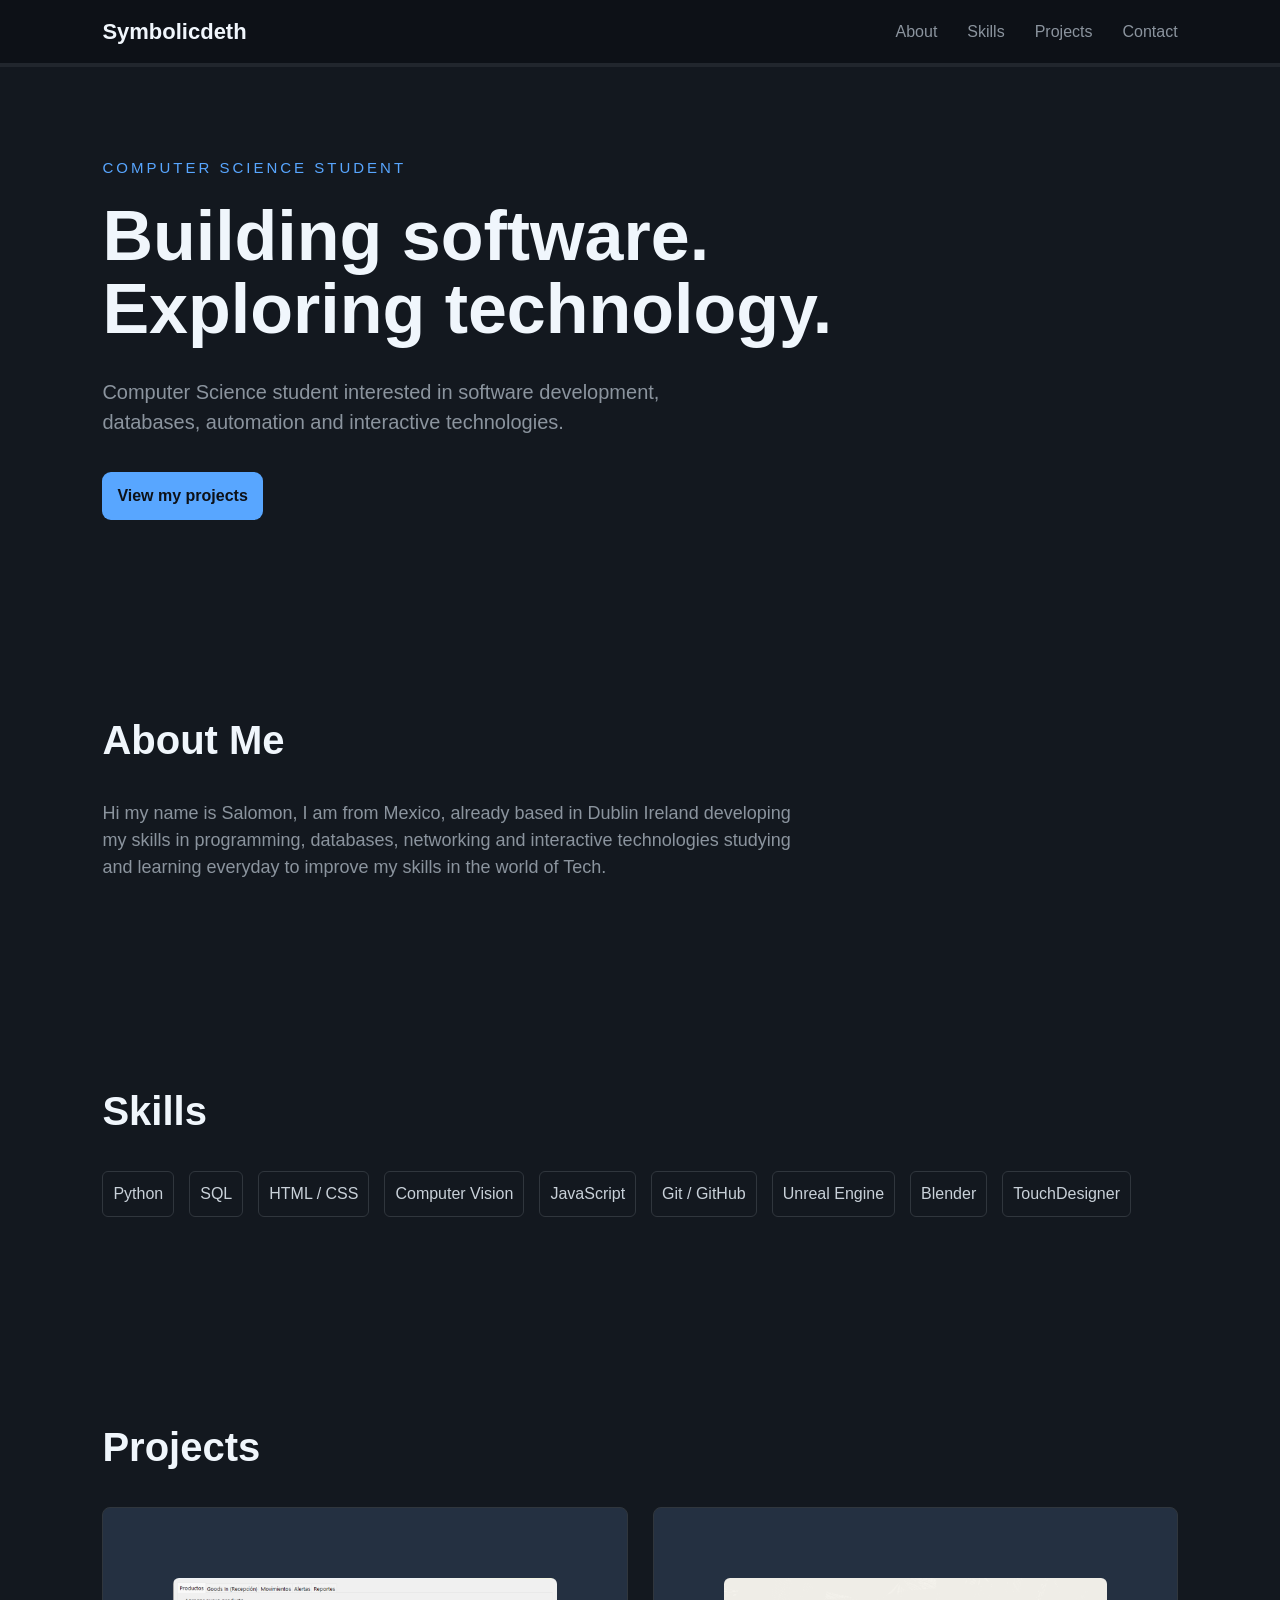
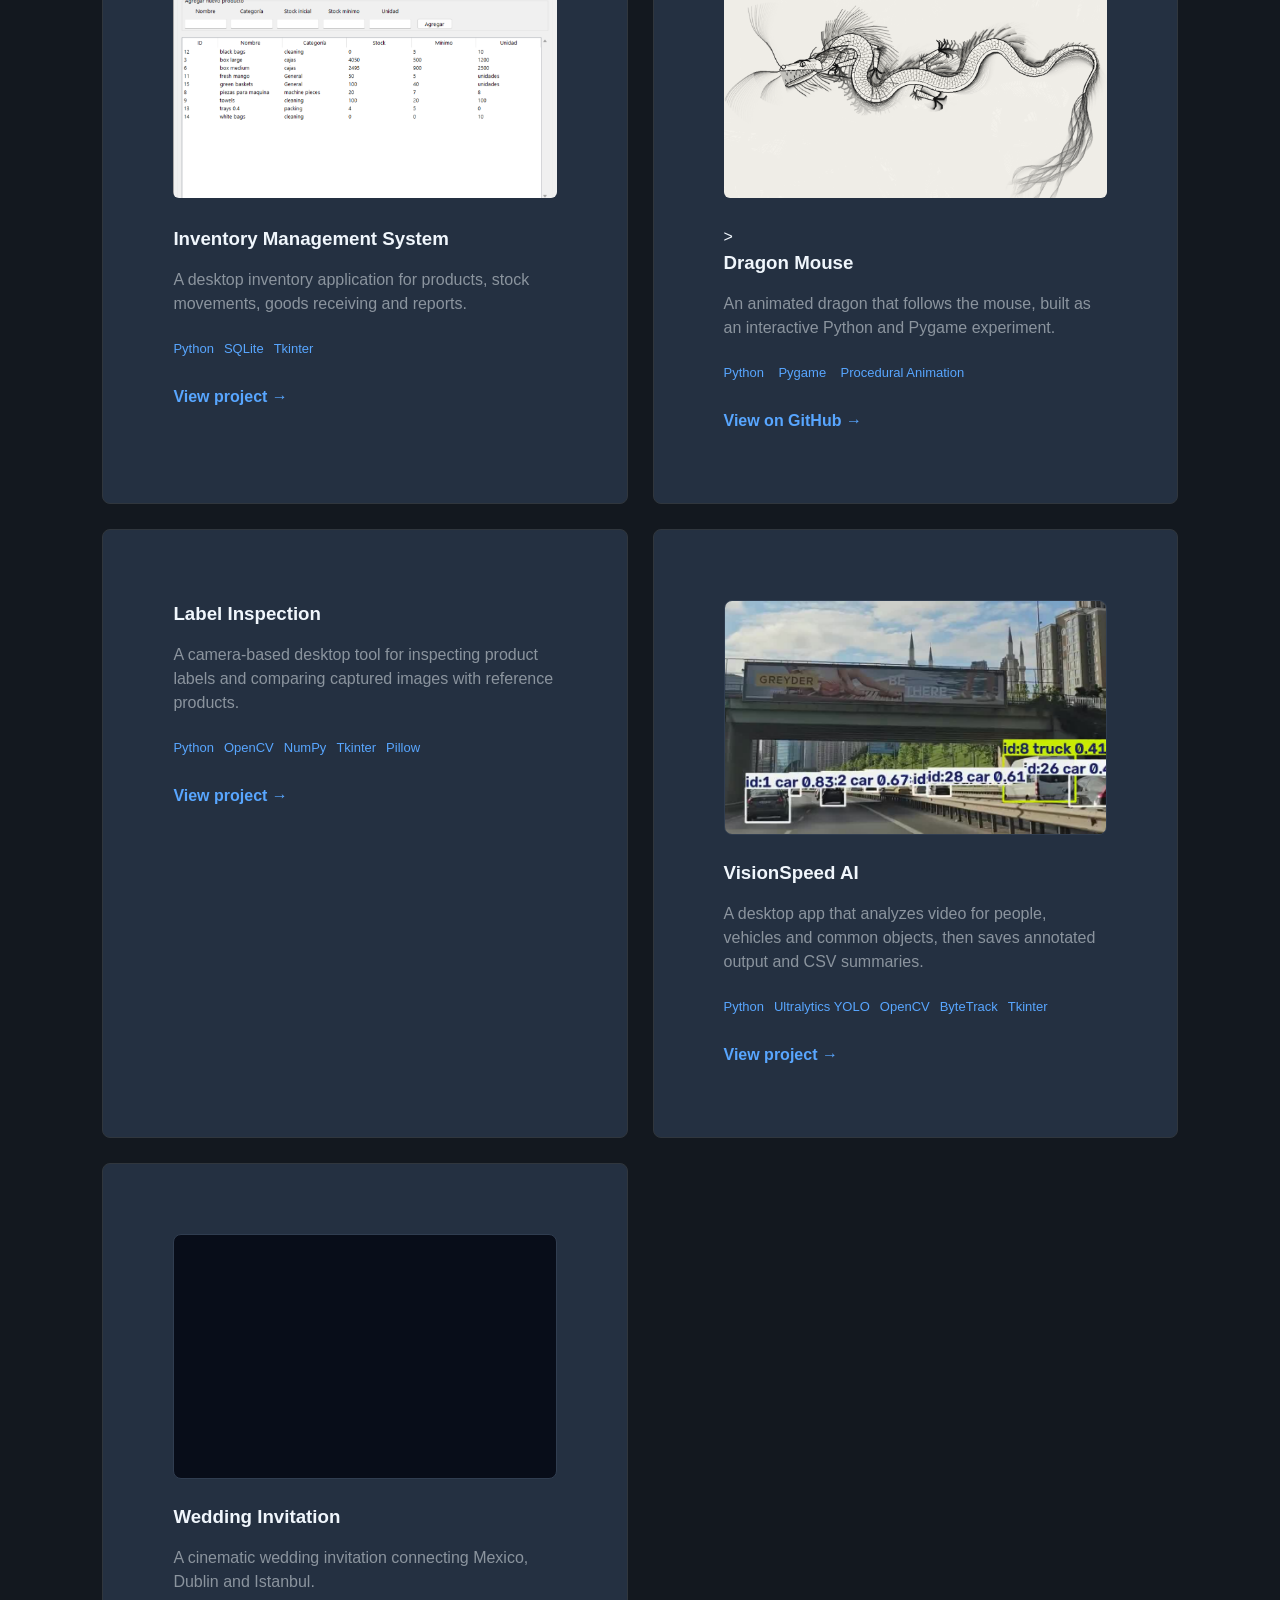
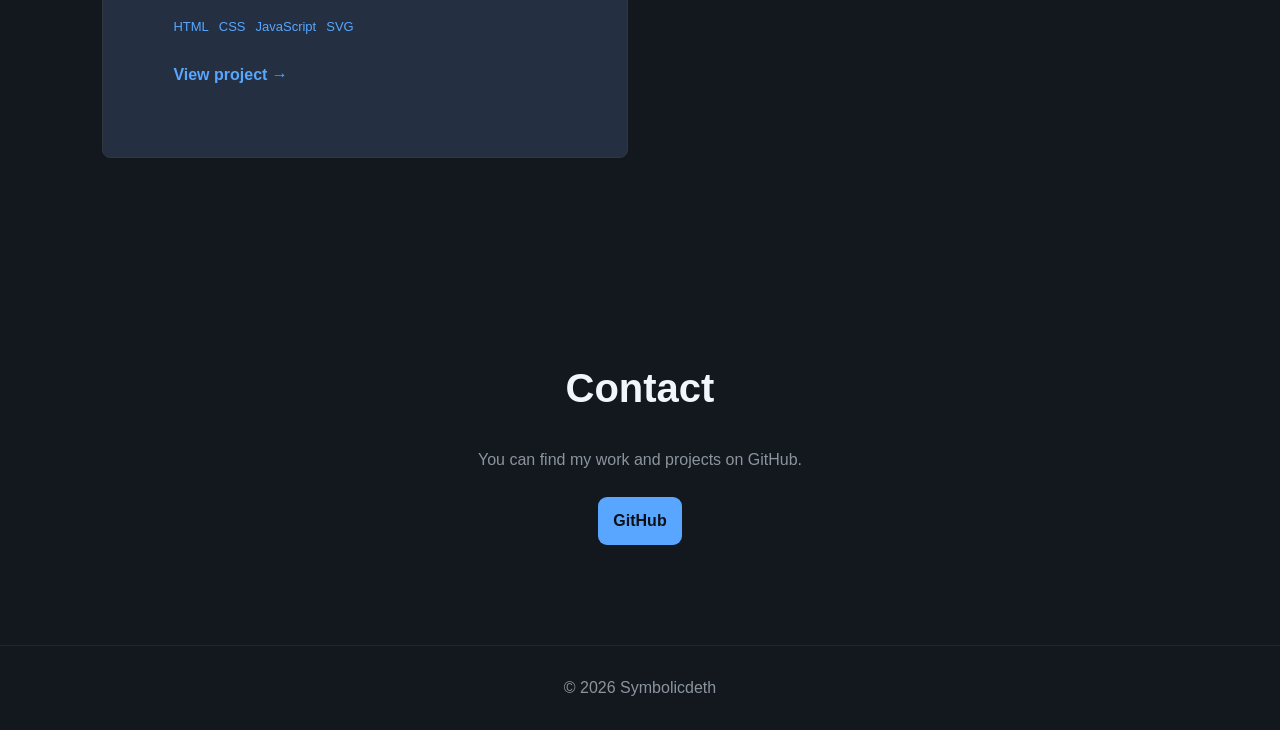
<file: index.html>
<!DOCTYPE html>
<html lang="en">

<head>
    <meta charset="UTF-8">
    <meta name="viewport" content="width=device-width, initial-scale=1.0">

    <title>Symbolicdeth | Portfolio</title>

    <link rel="stylesheet" href="style.css">
</head>

<body>

    <!-- Navigation -->
    <header>
        <nav>
            <div class="logo">Symbolicdeth</div>

            <ul>
                <li><a href="#about">About</a></li>
                <li><a href="#skills">Skills</a></li>
                <li><a href="#projects">Projects</a></li>
                <li><a href="#contact">Contact</a></li>
            </ul>
        </nav>
    </header>


    <!-- Hero -->
    <section id="hero">

        <p class="subtitle">COMPUTER SCIENCE STUDENT</p>

        <h1>
            Building software.<br>
            Exploring technology.
        </h1>

        <p class="description">
            Computer Science student interested in software development,
            databases, automation and interactive technologies.
        </p>

        <a href="#projects" class="button">
            View my projects
        </a>

    </section>


    <!-- About -->
    <section id="about">

        <h2>About Me</h2>

        <p>
            Hi my name is Salomon, I am from Mexico, already based in Dublin Ireland 
            developing my skills in programming, databases, networking and interactive technologies
            studying and learning everyday to improve my skills in the world of Tech.
        </p>

    </section>


    <!-- Skills -->
    <section id="skills">

        <h2>Skills</h2>

        <div class="skills-container">

            <div class="skill">Python</div>
            <div class="skill">SQL</div>
            <div class="skill">HTML / CSS</div>
            <div class="skill">Computer Vision</div>
            <div class="skill">JavaScript</div>
            <div class="skill">Git / GitHub</div>
            <div class="skill">Unreal Engine</div>
            <div class="skill">Blender</div>
            <div class="skill">TouchDesigner</div>
        </div>

    </section>


    <!-- Projects -->
    <section id="projects">

        <h2>Projects</h2>

        <div class="projects-container">
            <article class="project">
                <img src="images/Inventory github.png" alt="Inventory Management System interface" class="project-image">
                <h3>Inventory Management System</h3>
                <p>A desktop inventory application for products, stock movements, goods receiving and reports.</p>
                <div class="project-tags"><span>Python</span><span>SQLite</span><span>Tkinter</span></div>
                <a href="projects/inventory.html" class="project-link">View project →</a>
            </article>

            </article>
        <!-- Dragon Mouse -->
        <div class="project">
                <img
                    src="images/dragon-mouse.png"
                    alt="Dragon Mouse, a procedurally animated dragon created with Python and Pygame"
                    class="project-image"
                >
>
                <h3>Dragon Mouse</h3>
                <p>An animated dragon that follows the mouse,
                built as an interactive Python and Pygame experiment.</p>
                <div class="project-tags">
                <span>Python</span>
                <span>Pygame</span>
                <span>Procedural Animation</span>
                </div>
             <a href="https://github.com/Symbolicdeth/Dragon-Mouse"
                    target="_blank"
                    rel="noopener noreferrer"
                    class="project-link">View on GitHub →</a>
            </div>
            </article>

            <article class="project">
                <h3>Label Inspection</h3>
                <p>A camera-based desktop tool for inspecting product labels and comparing captured images with reference products.</p>
                <div class="project-tags"><span>Python</span><span>OpenCV</span><span>NumPy</span><span>Tkinter</span><span>Pillow</span></div>
                <a href="projects/label-inspection.html" class="project-link">View project →</a>
            </article>

            <article class="project">
                <video class="project-video-preview" muted loop playsinline preload="none" poster="images/visionspeed-poster.jpg" aria-label="Preview of VisionSpeed AI detecting vehicles in traffic">
                    <source src="images/visionspeed-traffic.mp4" type="video/mp4">
                </video>
                <h3>VisionSpeed AI</h3>
                <p>A desktop app that analyzes video for people, vehicles and common objects, then saves annotated output and CSV summaries.</p>
                <div class="project-tags"><span>Python</span><span>Ultralytics YOLO</span><span>OpenCV</span><span>ByteTrack</span><span>Tkinter</span></div>
                <a href="projects/visionspeed-ai.html" class="project-link">View project →</a>
            </article>

            <article class="project">
                <iframe class="project-preview-frame" src="https://symbolicdeth.github.io/daniel-dilara-wedding/" title="Preview of the Daniel and Dilara wedding invitation" loading="lazy" scrolling="yes" tabindex="0"></iframe>
                <h3>Wedding Invitation</h3>
                <p>A cinematic wedding invitation connecting Mexico, Dublin and Istanbul.</p>
                <div class="project-tags"><span>HTML</span><span>CSS</span><span>JavaScript</span><span>SVG</span></div>
                <a href="projects/wedding-invitation.html" class="project-link">View project →</a>
            </article>
        </div>

    </section>


    <!-- Contact -->
    <section id="contact">

        <h2>Contact</h2>

        <p>
            You can find my work and projects on GitHub.
        </p>

        <a href="https://github.com/Symbolicdeth" class="button">
            GitHub
        </a>

    </section>


    <footer>

        <p>© 2026 Symbolicdeth</p>

    </footer>


    <script src="script.js"></script>

</body>

</html>
</file>
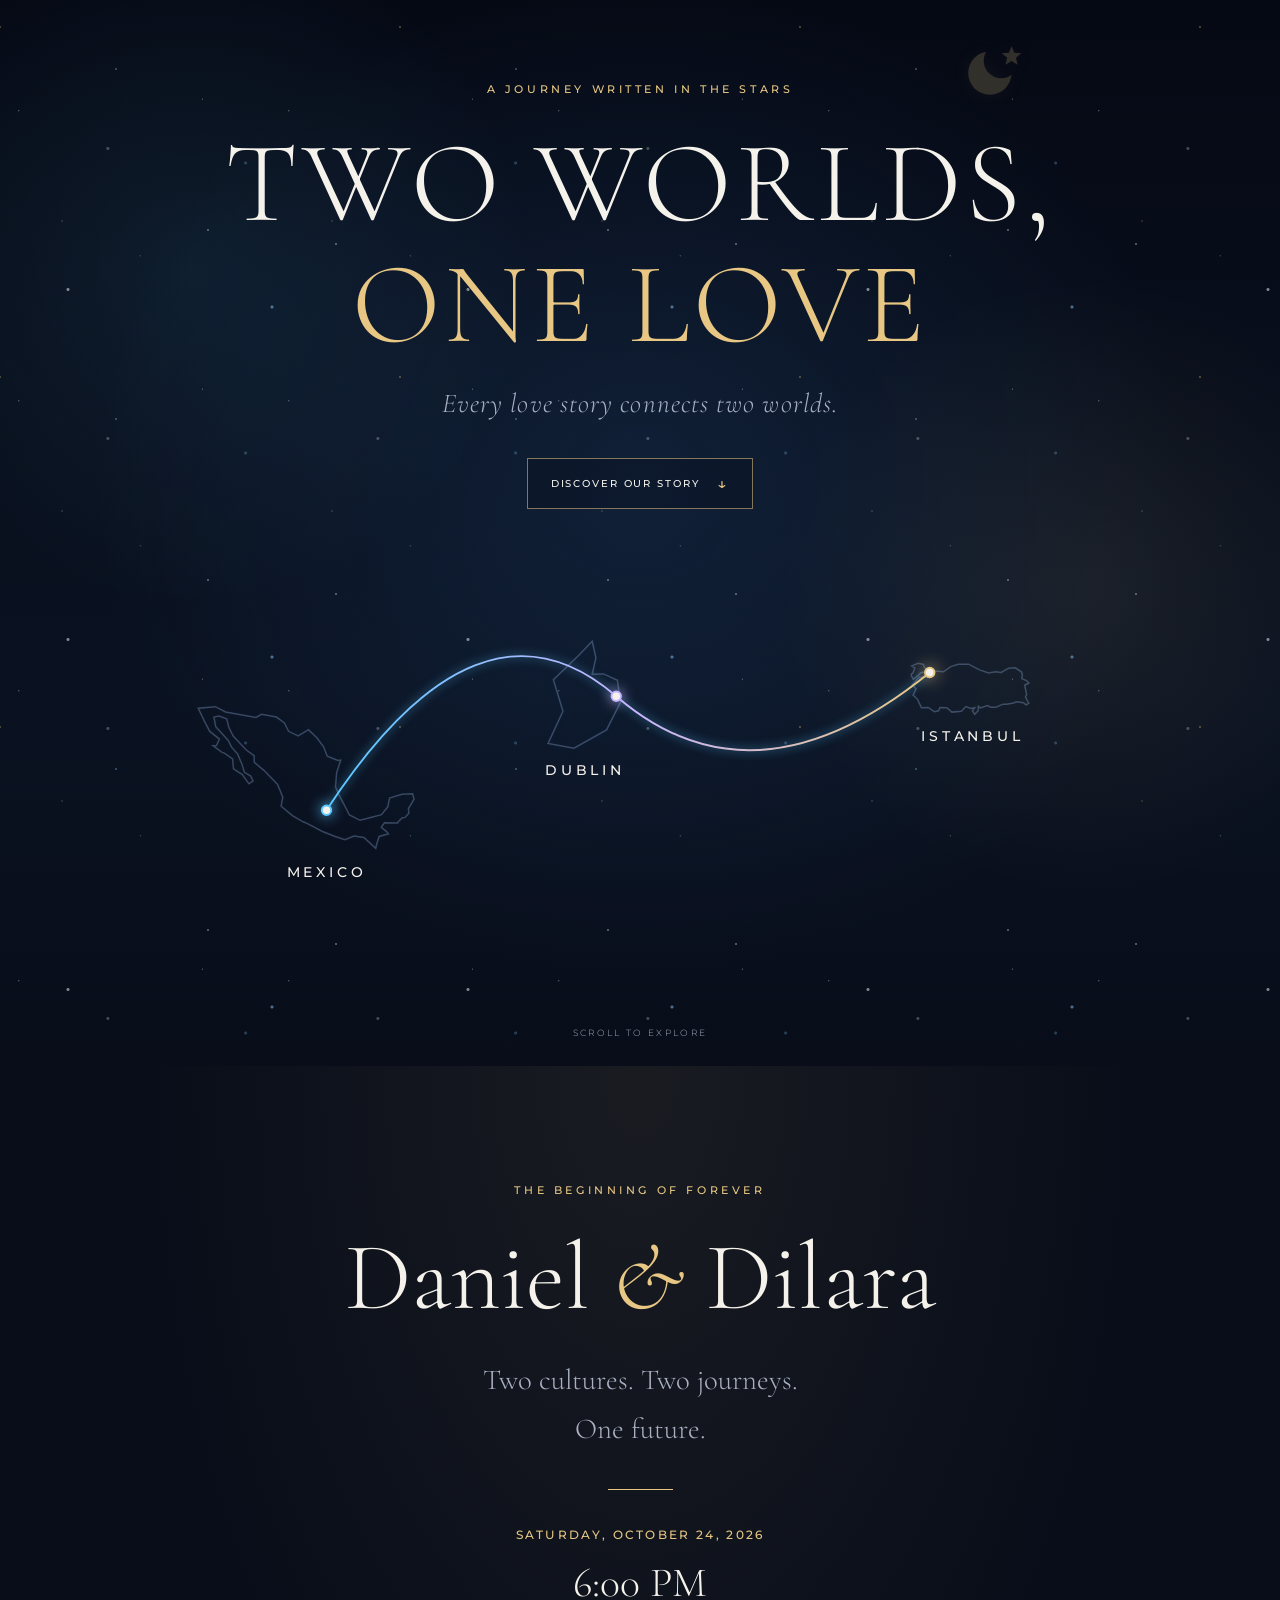
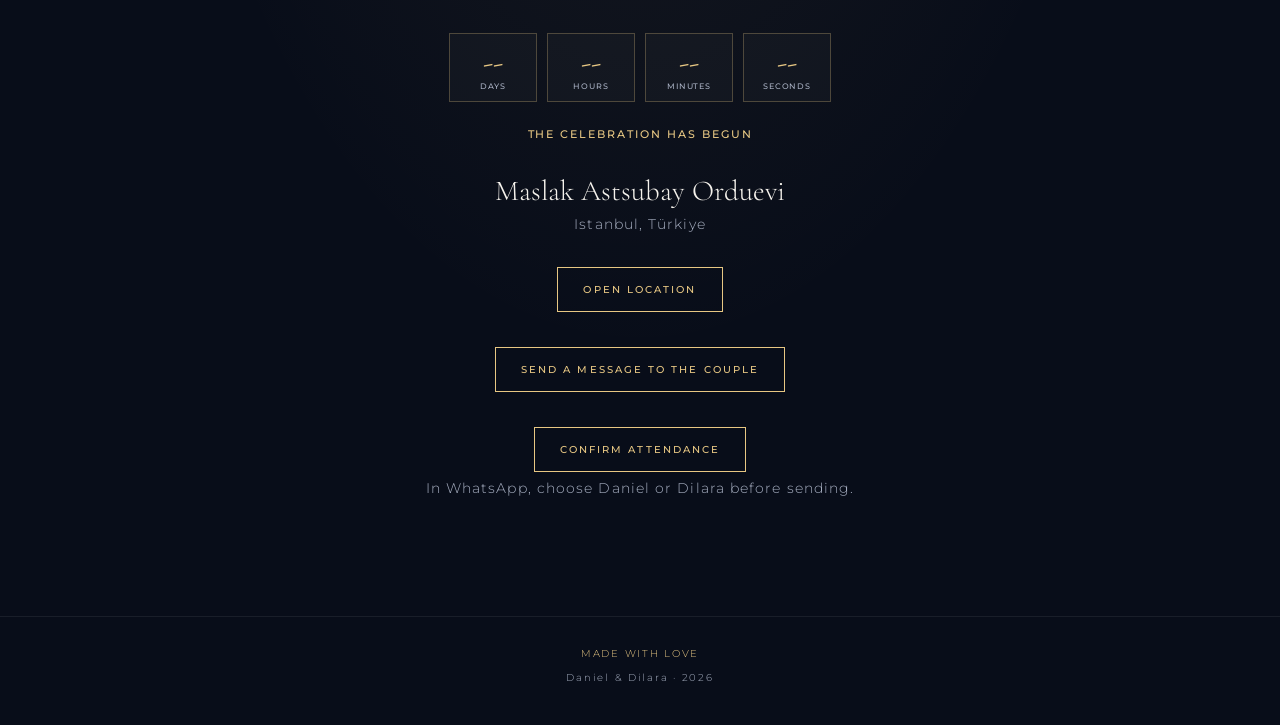
<file: projects/daniel-dilara-preview/index.html>
<!DOCTYPE html>
<html lang="en">
<head>
    <meta charset="UTF-8">
    <meta name="viewport" content="width=device-width, initial-scale=1.0">
    <meta name="theme-color" content="#080d19">
    <meta name="description" content="Daniel and Dilara invite you to celebrate their wedding in Istanbul on October 24, 2026.">
    <title>Daniel &amp; Dilara | Two Worlds</title>
    <link rel="stylesheet" href="style.css?v=6">
</head>
<body>
    <main class="invitation">
        <section class="hero">
            <div class="stars" aria-hidden="true"></div>
            <div class="intro">
                <svg class="turkish-motif" viewBox="0 0 64 64" aria-hidden="true"><defs><mask id="crescentCut"><rect width="64" height="64" fill="white"/><circle cx="39" cy="22" r="17" fill="black"/></mask></defs><circle cx="28" cy="34" r="21" fill="currentColor" mask="url(#crescentCut)"/><path d="M49 8l2.7 6.3 6.8.5-5.2 4.4 1.6 6.7-5.9-3.6-5.8 3.6 1.6-6.7-5.2-4.4 6.8-.5z" fill="currentColor"/></svg>
                <p class="eyebrow">A JOURNEY WRITTEN IN THE STARS</p>
                <h1><span class="title-line title-line-first">TWO WORLDS,</span><span class="title-line title-line-second">ONE LOVE</span></h1>
                <p class="intro-text">Every love story connects two worlds.</p>
                <button id="beginButton" class="begin-button">
                    DISCOVER OUR STORY <span aria-hidden="true">↓</span>
                </button>
            </div>
            <div class="world-map" id="worldMap" aria-label="An illustrated journey connecting Mexico, Dublin and Istanbul">
                <svg class="map-svg" viewBox="0 0 1000 450" role="img" aria-label="A journey from Mexico to Dublin and Istanbul">
                    <defs>
                        <linearGradient id="routeGradient">
                            <stop offset="0%" stop-color="#58c8ff"/>
                            <stop offset="50%" stop-color="#c6b4ff"/>
                            <stop offset="100%" stop-color="#e7c783"/>
                        </linearGradient>
                    </defs>
                    <path class="country-outline" d="M185.0,222.2 L180.7,235.3 L179.5,250.3 L183.1,258.8 L189.6,271.2 L194.2,280.0 L205.3,285.6 L217.6,282.4 L227.9,279.6 L234.5,271.4 L236.4,262.1 L249.4,258.1 L260.6,257.7 L262.2,263.4 L256.3,273.2 L256.6,278.2 L252.8,282.5 L249.8,282.8 L245.8,286.7 L244.9,288.3 L231.0,288.2 L227.6,292.9 L233.2,297.5 L235.2,299.8 L225.4,302.6 L222.8,310.8 L221.8,315.1 L209.4,303.6 L199.1,302.1 L189.3,306.0 L178.4,302.3 L165.8,297.4 L151.0,289.6 L144.9,286.9 L134.1,280.6 L122.3,270.8 L123.0,266.0 L124.0,261.5 L121.5,255.0 L118.3,247.6 L104.1,233.0 L94.0,224.6 L93.8,217.5 L85.6,211.6 L79.6,205.2 L71.8,196.9 L67.4,188.2 L64.9,178.7 L56.9,175.9 L51.5,176.9 L53.4,187.0 L61.6,196.0 L64.0,198.6 L66.3,201.3 L70.1,208.6 L76.4,215.7 L81.1,226.9 L83.6,235.1 L90.2,239.1 L92.7,244.2 L88.3,247.2 L81.4,237.5 L72.1,231.5 L71.2,221.0 L62.5,214.8 L59.6,213.8 L50.6,207.0 L54.2,206.9 L57.3,200.1 L47.1,192.0 L41.6,181.5 L35.0,167.6 L53.1,166.0 L63.7,171.6 L95.7,177.3 L101.7,174.0 L117.4,176.9 L125.7,183.1 L130.1,191.9 L140.2,196.8 L151.0,190.2 L160.1,199.0 L167.1,208.5 L170.8,218.1 L182.0,222.5 L185.0,222.2 Z"/><path class="country-outline" d="M476.2,138.2 L479.4,161.4 L464.8,190.4 L430.5,209.6 L403.2,204.7 L418.9,170.8 L408.8,137.7 L435.1,112.3 L449.7,97.1 L453.6,114.5 L449.7,131.9 L461.6,131.5 L476.2,138.2 Z"/><path class="country-outline" d="M857.4,127.2 L866.9,130.5 L874.5,129.2 L880.2,130.0 L888.0,125.5 L895.1,125.1 L901.4,129.3 L902.5,132.3 L901.9,136.4 L906.8,138.5 L909.4,141.0 L904.9,143.4 L907.0,153.2 L905.7,155.8 L909.3,162.6 L906.1,164.1 L903.8,161.9 L896.1,160.8 L893.3,162.1 L885.8,163.4 L882.2,163.3 L874.6,166.5 L869.2,166.5 L865.7,164.9 L858.4,167.3 L856.2,165.6 L855.9,170.4 L854.1,172.2 L852.3,174.1 L849.9,170.2 L852.4,167.0 L848.4,167.8 L842.9,165.8 L838.3,170.7 L828.3,171.7 L823.0,167.1 L815.8,166.8 L814.3,170.3 L809.8,171.3 L803.4,166.8 L796.2,167.0 L792.3,158.5 L787.4,153.8 L790.6,147.2 L786.5,143.1 L793.8,135.0 L804.0,134.7 L806.7,128.2 L819.3,129.3 L827.2,123.8 L834.9,121.4 L845.9,121.2 L857.4,127.2 Z M793.2,132.7 L787.7,137.3 L785.6,133.3 L785.7,131.6 L787.3,130.6 L789.3,125.3 L786.1,123.0 L792.8,120.4 L798.5,121.5 L799.3,124.8 L805.1,127.5 L803.9,129.6 L796.0,130.1 L793.2,132.7 Z"/>
                    <path class="route route-base" d="M 170 275 Q 330 30 475 155 T 805 130"/>
                    <path class="route route-glow" id="travelRoute" d="M 170 275 Q 330 30 475 155 T 805 130"/>
                    <circle class="city-dot mexico-dot" cx="170" cy="275" r="5"/>
                    <circle class="city-dot dublin-dot" cx="475" cy="155" r="5"/>
                    <circle class="city-dot istanbul-dot" cx="805" cy="130" r="5"/>
                    <g class="city-label" transform="translate(170 345)"><text text-anchor="middle">MEXICO</text></g>
                    <g class="city-label" transform="translate(442 238)"><text text-anchor="middle">DUBLIN</text></g>
                    <g class="city-label" transform="translate(850 202)"><text text-anchor="middle">ISTANBUL</text></g>
                </svg>
            </div>
            <div class="scroll-hint" aria-hidden="true">SCROLL TO EXPLORE</div>
        </section>
        <section class="wedding-section" id="wedding">
            <p class="eyebrow">THE BEGINNING OF FOREVER</p>
            <h2>Daniel <span class="ampersand">&amp;</span> Dilara</h2>
            <p class="wedding-message">Two cultures. Two journeys.<br>One future.</p>
            <div class="divider"></div>
            <p class="wedding-date">SATURDAY, OCTOBER 24, 2026</p>
            <p class="wedding-time">6:00 PM</p>
            <div class="countdown" id="countdown" role="timer" aria-label="Time remaining until the wedding" aria-live="off">
                <div class="countdown-unit"><span class="countdown-value" data-countdown="days">--</span><span class="countdown-label">DAYS</span></div>
                <div class="countdown-unit"><span class="countdown-value" data-countdown="hours">--</span><span class="countdown-label">HOURS</span></div>
                <div class="countdown-unit"><span class="countdown-value" data-countdown="minutes">--</span><span class="countdown-label">MINUTES</span></div>
                <div class="countdown-unit"><span class="countdown-value" data-countdown="seconds">--</span><span class="countdown-label">SECONDS</span></div>
            </div>
            <p class="countdown-message" id="countdownMessage" hidden>THE CELEBRATION HAS BEGUN</p>
            <p class="venue-name">Maslak Astsubay Orduevi</p>
            <p class="venue-city">Istanbul, Türkiye</p>
            <a class="location-button" href="https://www.google.com/maps/search/?api=1&amp;query=Maslak+Astsubay+Orduevi+Istanbul+Turkey" target="_blank" rel="noopener noreferrer">OPEN LOCATION</a>
            <a class="location-button" href="https://docs.google.com/forms/d/e/1FAIpQLSfePM4PCwQ89nXnaC9sqmeL1BeSSmyy4dsQkzit9s5oph62Qw/viewform" target="_blank" rel="noopener noreferrer">SEND A MESSAGE TO THE COUPLE</a>
            <a class="location-button" href="https://wa.me/?text=Hello%20Daniel%20and%20Dilara%2C%20I%20would%20like%20to%20confirm%20my%20attendance%20at%20your%20wedding%20on%20October%2024%2C%202026." target="_blank" rel="noopener noreferrer">CONFIRM ATTENDANCE</a>
            <p class="venue-city">In WhatsApp, choose Daniel or Dilara before sending.</p>
        </section>
        <footer class="footer">
            <p>MADE WITH LOVE</p>
            <p>Daniel &amp; Dilara · 2026</p>
        </footer>
    </main>
    <script src="script.js?v=2"></script>
</body>
</html>
</file>
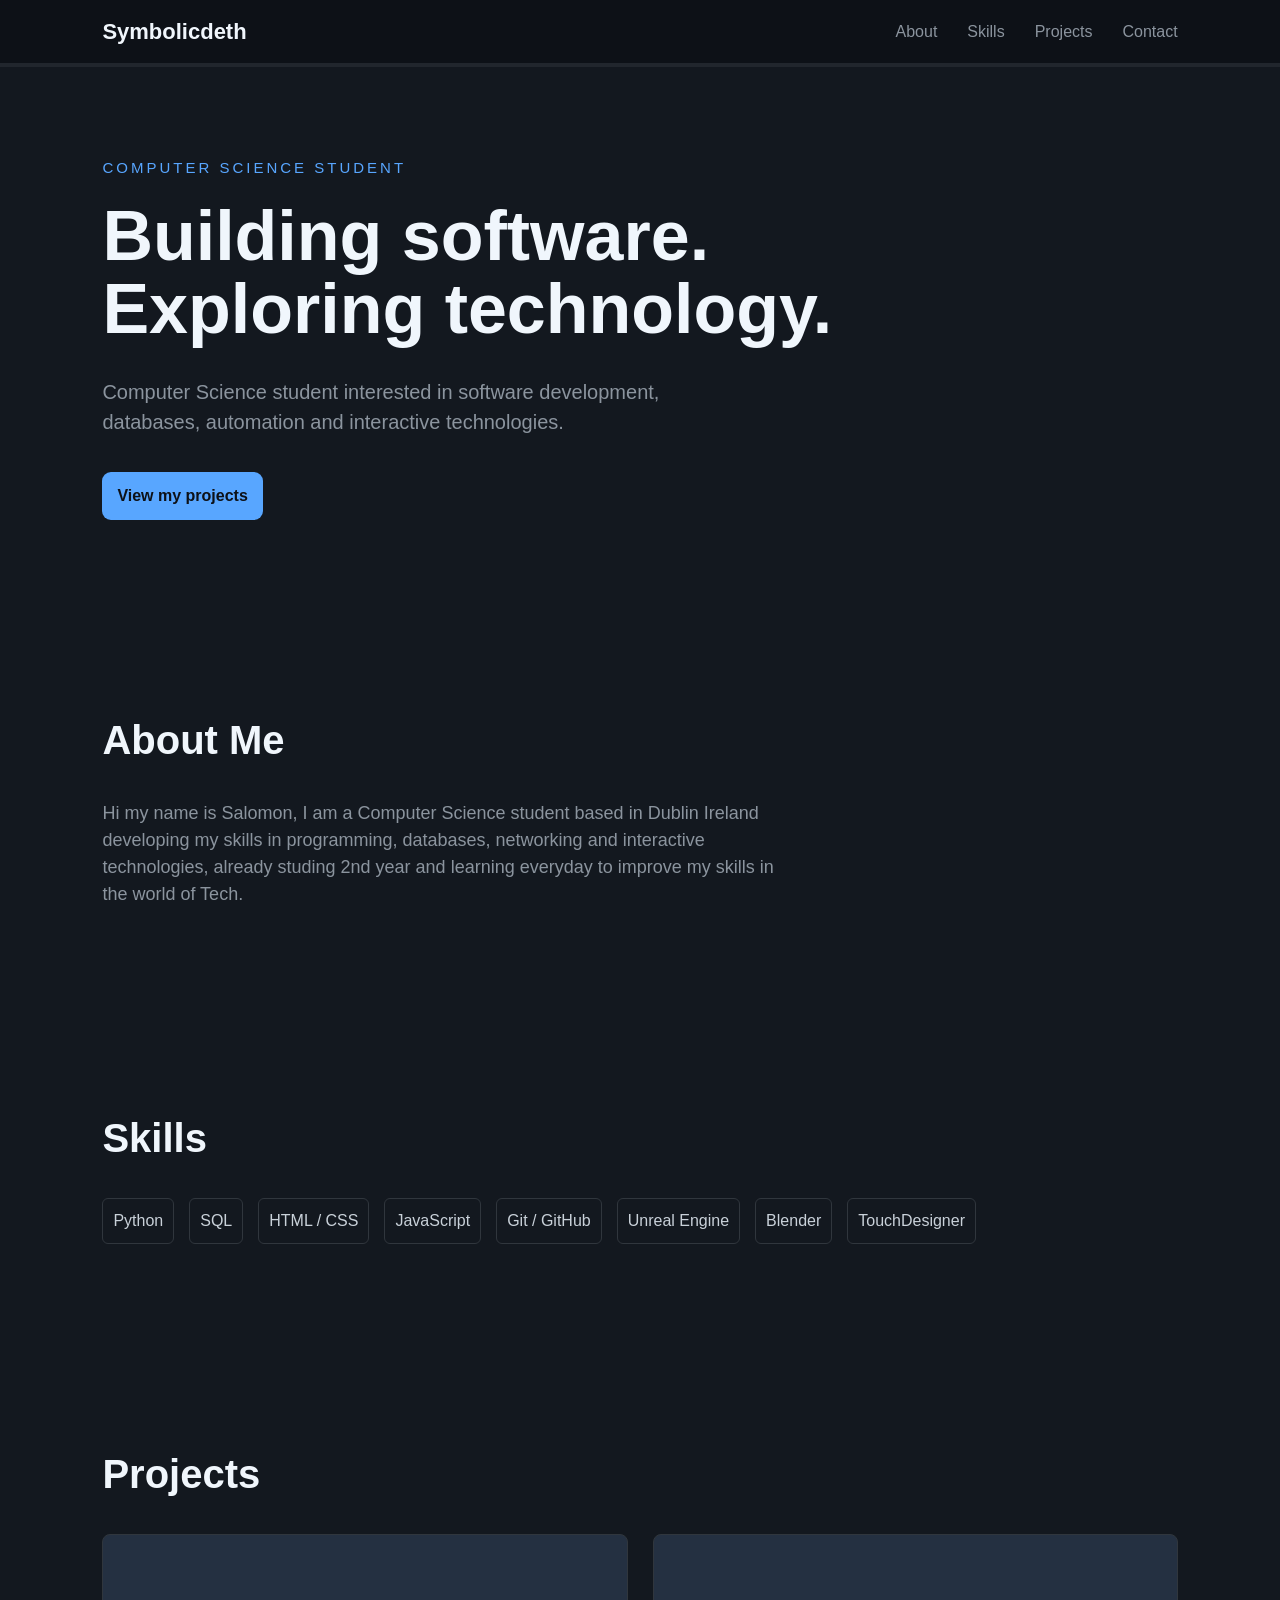
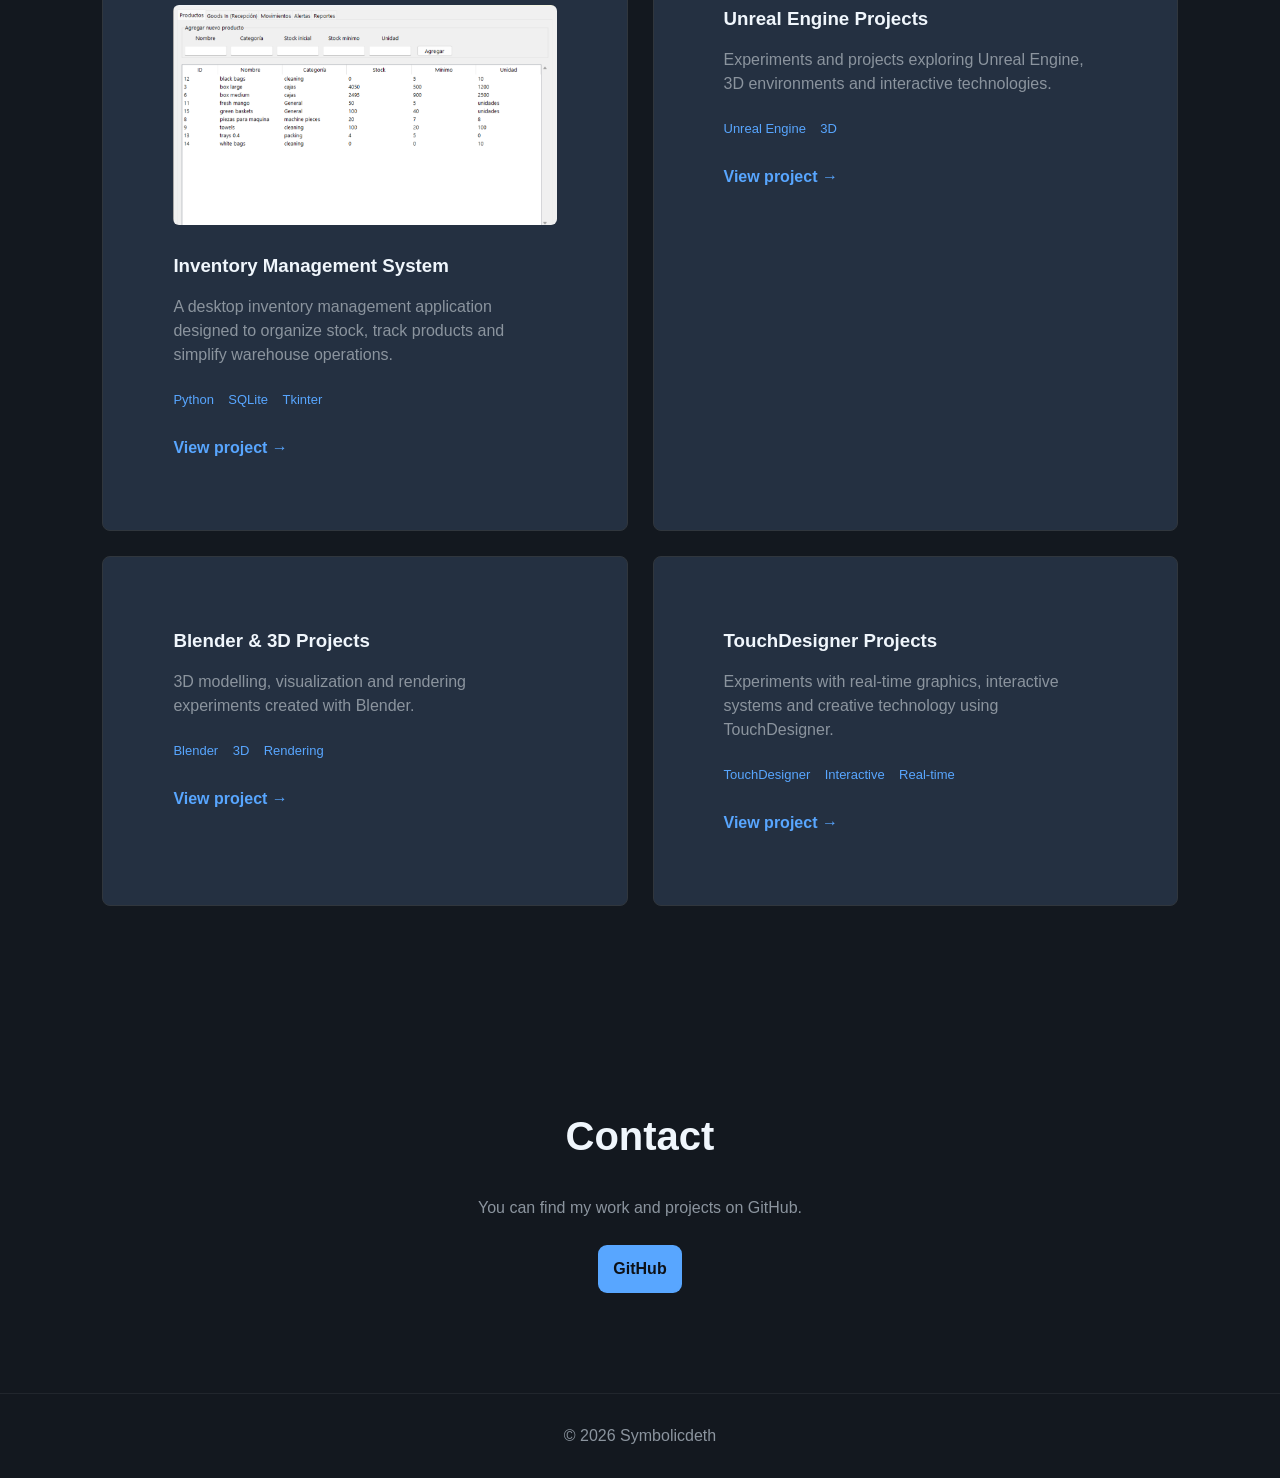
<file: index.html.html>
<!DOCTYPE html>
<html lang="en">

<head>
    <meta charset="UTF-8">
    <meta name="viewport" content="width=device-width, initial-scale=1.0">

    <title>Symbolicdeth | Portfolio</title>

    <link rel="stylesheet" href="style.css">
</head>

<body>

    <!-- Navigation -->
    <header>
        <nav>
            <div class="logo">Symbolicdeth</div>

            <ul>
                <li><a href="#about">About</a></li>
                <li><a href="#skills">Skills</a></li>
                <li><a href="#projects">Projects</a></li>
                <li><a href="#contact">Contact</a></li>
            </ul>
        </nav>
    </header>


    <!-- Hero -->
    <section id="hero">

        <p class="subtitle">COMPUTER SCIENCE STUDENT</p>

        <h1>
            Building software.<br>
            Exploring technology.
        </h1>

        <p class="description">
            Computer Science student interested in software development,
            databases, automation and interactive technologies.
        </p>

        <a href="#projects" class="button">
            View my projects
        </a>

    </section>


    <!-- About -->
    <section id="about">

        <h2>About Me</h2>

        <p>
            Hi my name is Salomon, I am a Computer Science student based in Dublin Ireland
            developing my skills in programming, databases, networking and interactive technologies,
            already studing 2nd year and learning everyday to improve my skills in the world of Tech.
        </p>

    </section>


    <!-- Skills -->
    <section id="skills">

        <h2>Skills</h2>

        <div class="skills-container">

            <div class="skill">Python</div>
            <div class="skill">SQL</div>
            <div class="skill">HTML / CSS</div>
            <div class="skill">JavaScript</div>
            <div class="skill">Git / GitHub</div>
            <div class="skill">Unreal Engine</div>
            <div class="skill">Blender</div>
            <div class="skill">TouchDesigner</div>
        </div>

    </section>


    <!-- Projects -->
    <section id="projects">

        <h2>Projects</h2>

        <div class="projects-container">
            

            <article class="project">
                <img 
                    src="images/Inventory github.png"
                    alt="Inventory Management System interface"
                    class="project-image">
                <h3>Inventory Management System</h3>
                <p>
                    A desktop inventory management application designed to organize stock, 
                    track products and simplify warehouse 
                    operations.
    </p>

    <div class="project-tags">
        <span>Python</span>
        <span>SQLite</span>
        <span>Tkinter</span> 
    </div>

    <a href="projects/inventory.html" class="project-link">
    View project →
</a>

</article>


            <article class="project">

                <h3>Unreal Engine Projects</h3>

                <p>
                   Experiments and projects exploring Unreal Engine,
                   3D environments and interactive technologies.
                </p>

                <div class="project-tags">
                     <span>Unreal Engine</span>
                     <span>3D</span>
                </div>

    <a href="#" class="project-link">
        View project →
    </a>

</article>


            <article class="project">

                <h3>Blender & 3D Projects</h3>

                <p>
                    3D modelling, visualization and rendering experiments
                    created with Blender.
                </p>

    <div class="project-tags">
        <span>Blender</span>
        <span>3D</span>
        <span>Rendering</span>
    </div>

    <a href="#" class="project-link">
        View project →
    </a>

</article>


            <article class="project">

                <h3>TouchDesigner Projects</h3>

                <p>
                    Experiments with real-time graphics, interactive systems
                    and creative technology using TouchDesigner.
                </p>

    <div class="project-tags">
        <span>TouchDesigner</span>
        <span>Interactive</span>
        <span>Real-time</span>
    </div>

    <a href="#" class="project-link">
        View project →
    </a>

</article>
        </div>

    </section>


    <!-- Contact -->
    <section id="contact">

        <h2>Contact</h2>

        <p>
            You can find my work and projects on GitHub.
        </p>

        <a href="https://github.com/" class="button">
            GitHub
        </a>

    </section>


    <footer>

        <p>© 2026 Symbolicdeth</p>

    </footer>


    <script src="script.js"></script>

</body>

</html>
</file>
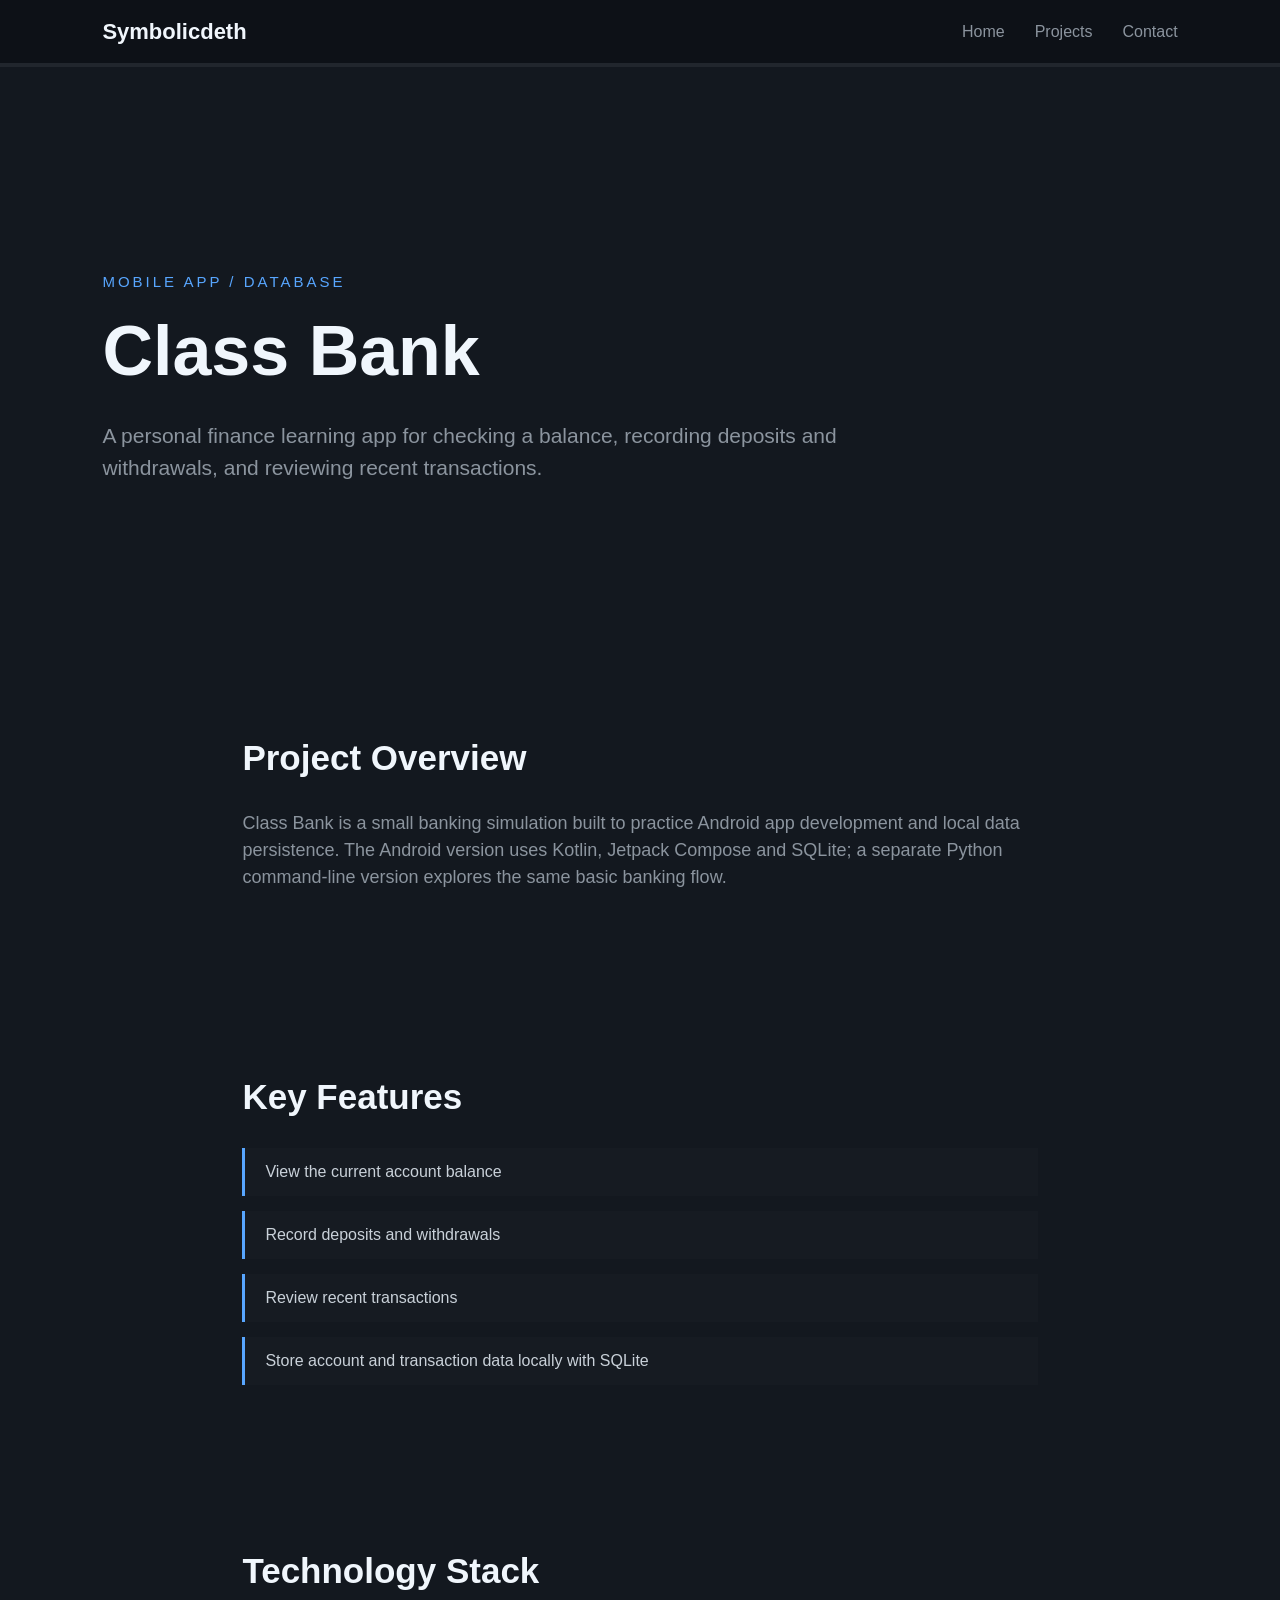
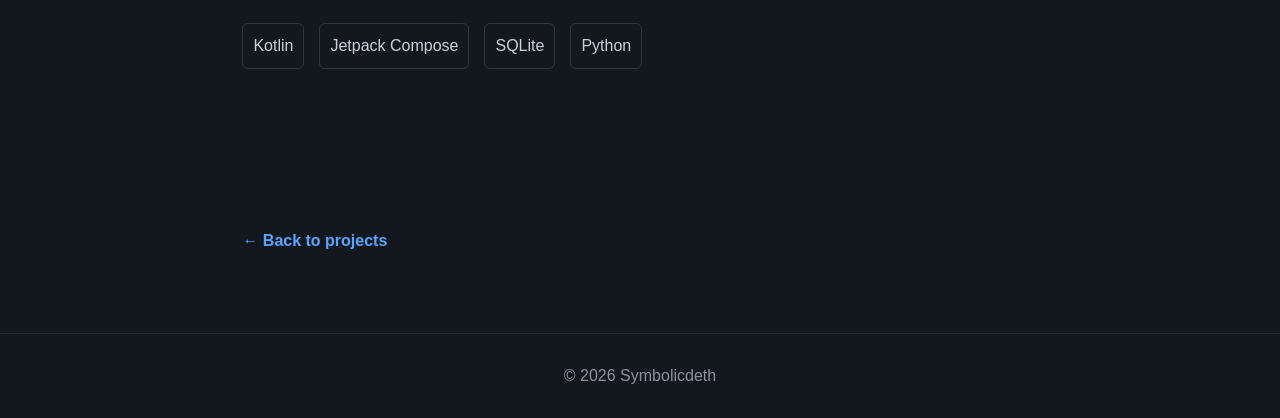
<file: projects/class-bank.html>
<!DOCTYPE html>
<html lang="en">
<head>
    <meta charset="UTF-8">
    <meta name="viewport" content="width=device-width, initial-scale=1.0">
    <title>Class Bank | Symbolicdeth</title>
    <link rel="stylesheet" href="../style.css">
</head>
<body>
    <header><nav><div class="logo">Symbolicdeth</div><ul><li><a href="../index.html">Home</a></li><li><a href="../index.html#projects">Projects</a></li><li><a href="../index.html#contact">Contact</a></li></ul></nav></header>
    <section class="project-page"><p class="subtitle">MOBILE APP / DATABASE</p><h1>Class Bank</h1><p class="project-intro">A personal finance learning app for checking a balance, recording deposits and withdrawals, and reviewing recent transactions.</p></section>
    <section class="project-section"><h2>Project Overview</h2><p>Class Bank is a small banking simulation built to practice Android app development and local data persistence. The Android version uses Kotlin, Jetpack Compose and SQLite; a separate Python command-line version explores the same basic banking flow.</p></section>
    <section class="project-section"><h2>Key Features</h2><ul class="feature-list">
            <li>View the current account balance</li>
            <li>Record deposits and withdrawals</li>
            <li>Review recent transactions</li>
            <li>Store account and transaction data locally with SQLite</li>
    </ul></section>
    <section class="project-section"><h2>Technology Stack</h2><div class="skills-container">
            <div class="skill">Kotlin</div>
            <div class="skill">Jetpack Compose</div>
            <div class="skill">SQLite</div>
            <div class="skill">Python</div>
    </div></section>
    <section class="project-section"><a href="../index.html#projects" class="project-link">← Back to projects</a></section>
    <footer><p>© 2026 Symbolicdeth</p></footer>
    <script src="../script.js"></script>
</body>
</html>
</file>
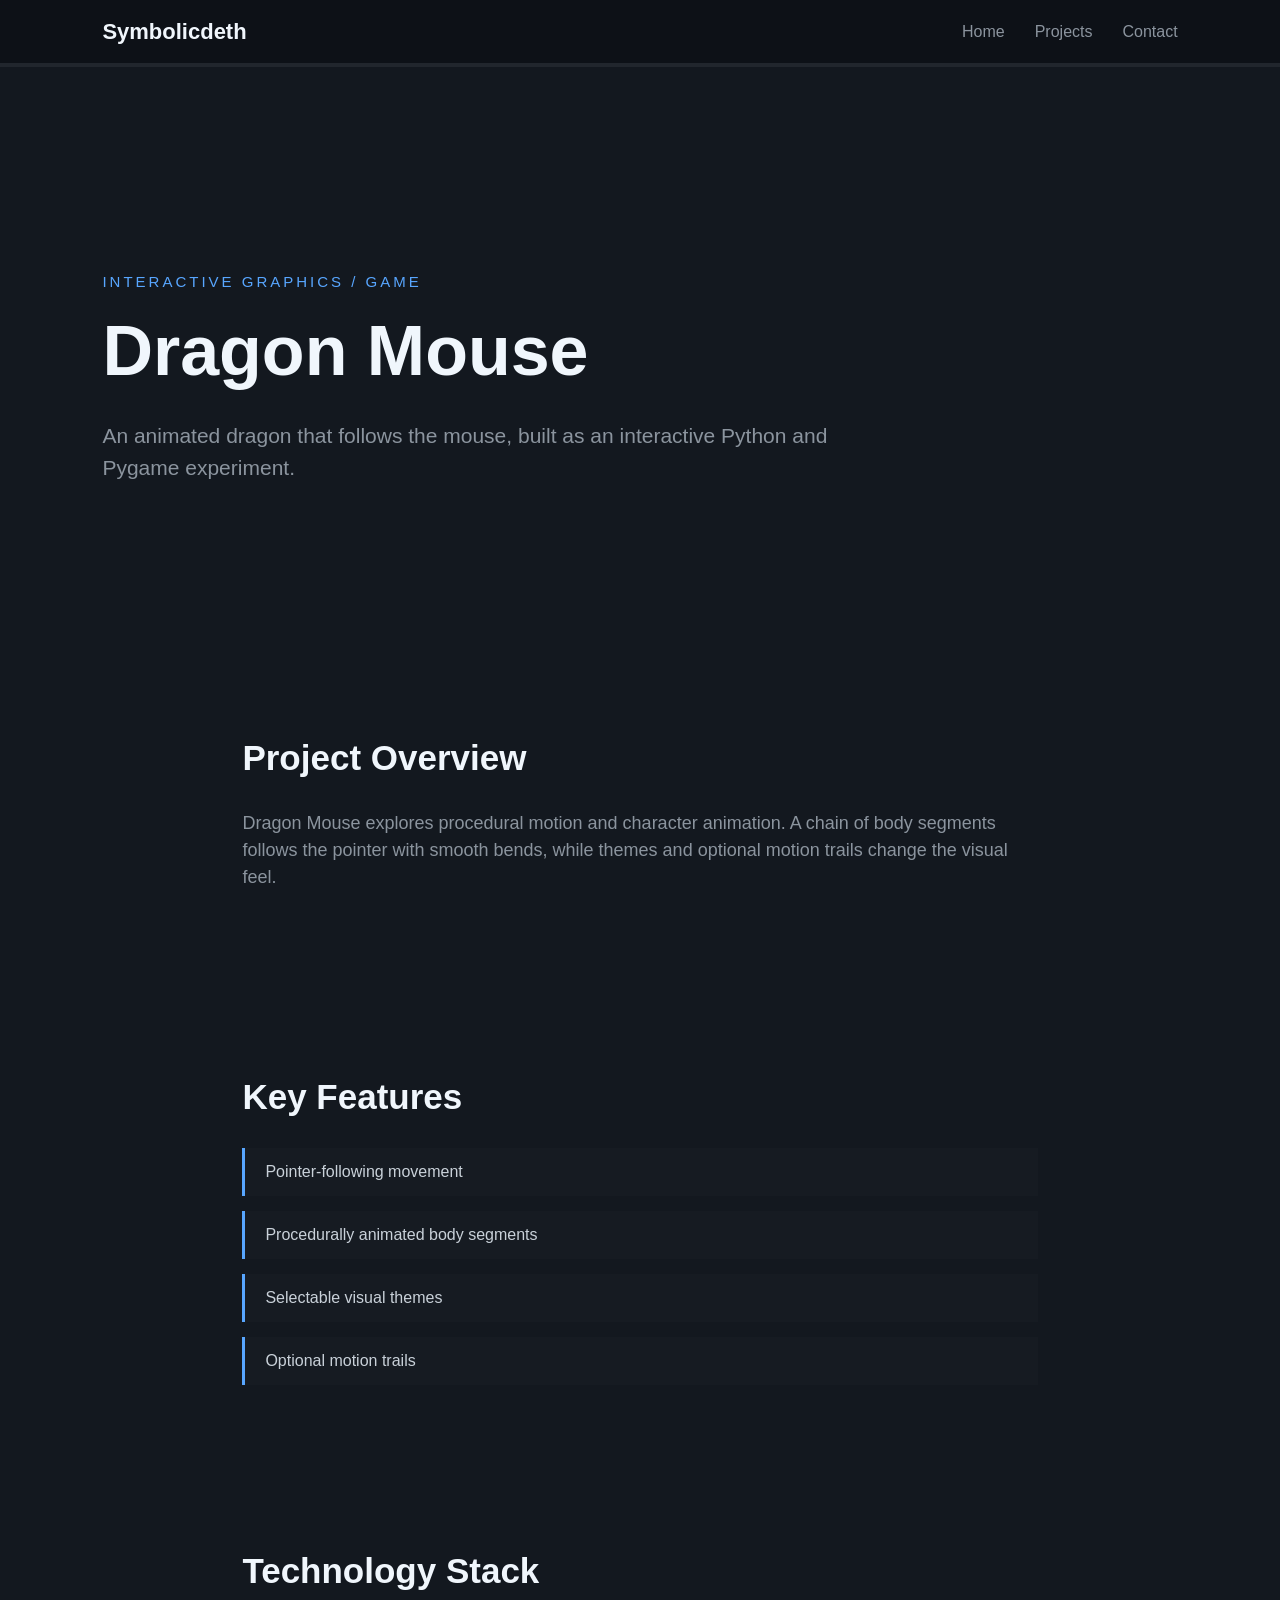
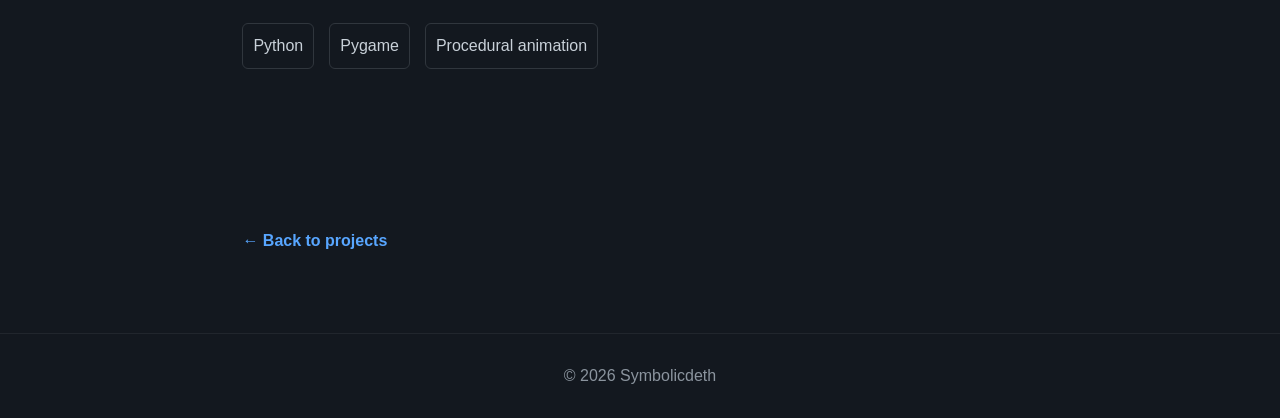
<file: projects/dragon-mouse.html>
<!DOCTYPE html>
<html lang="en">
<head>
    <meta charset="UTF-8">
    <meta name="viewport" content="width=device-width, initial-scale=1.0">
    <title>Dragon Mouse | Symbolicdeth</title>
    <link rel="stylesheet" href="../style.css">
</head>
<body>
    <header><nav><div class="logo">Symbolicdeth</div><ul><li><a href="../index.html">Home</a></li><li><a href="../index.html#projects">Projects</a></li><li><a href="../index.html#contact">Contact</a></li></ul></nav></header>
    <section class="project-page"><p class="subtitle">INTERACTIVE GRAPHICS / GAME</p><h1>Dragon Mouse</h1><p class="project-intro">An animated dragon that follows the mouse, built as an interactive Python and Pygame experiment.</p></section>
    <section class="project-section"><h2>Project Overview</h2><p>Dragon Mouse explores procedural motion and character animation. A chain of body segments follows the pointer with smooth bends, while themes and optional motion trails change the visual feel.</p></section>
    <section class="project-section"><h2>Key Features</h2><ul class="feature-list">
            <li>Pointer-following movement</li>
            <li>Procedurally animated body segments</li>
            <li>Selectable visual themes</li>
            <li>Optional motion trails</li>
    </ul></section>
    <section class="project-section"><h2>Technology Stack</h2><div class="skills-container">
            <div class="skill">Python</div>
            <div class="skill">Pygame</div>
            <div class="skill">Procedural animation</div>
    </div></section>
    <section class="project-section"><a href="../index.html#projects" class="project-link">← Back to projects</a></section>
    <footer><p>© 2026 Symbolicdeth</p></footer>
    <script src="../script.js"></script>
</body>
</html>
</file>
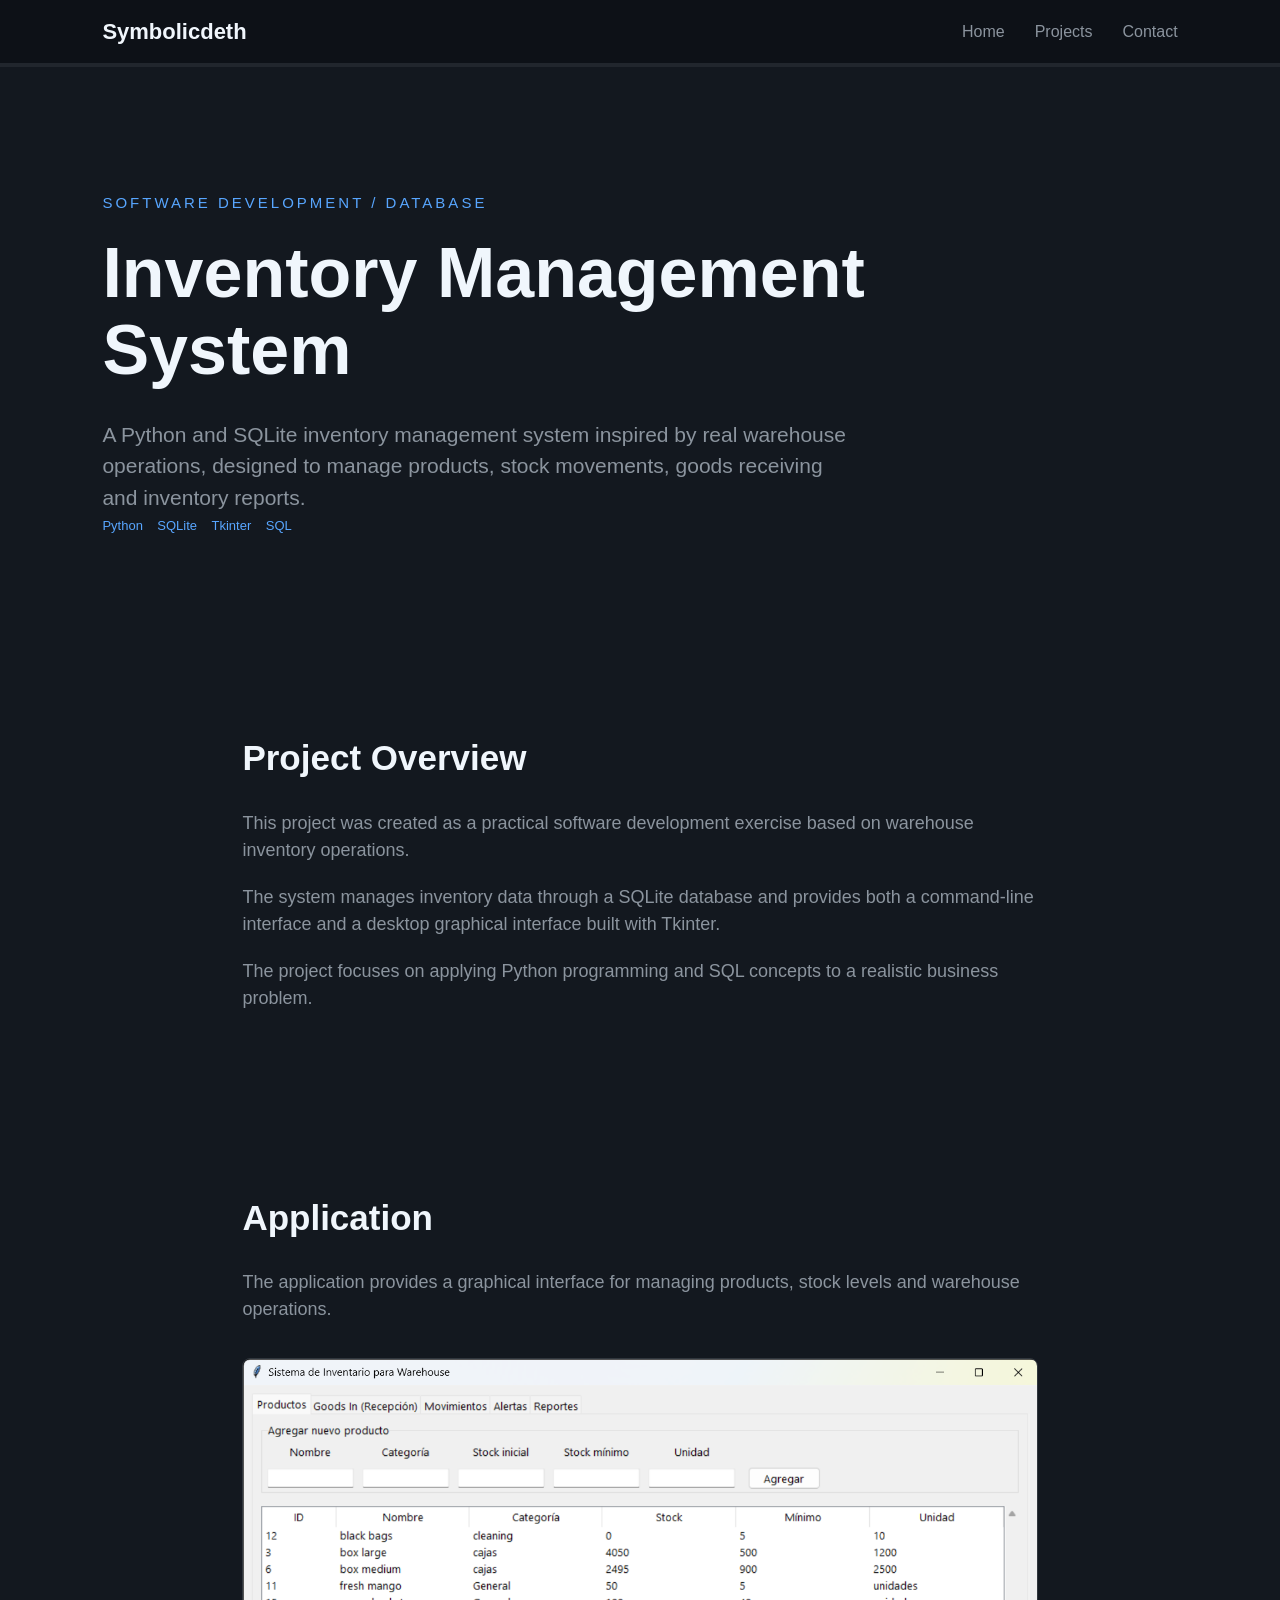
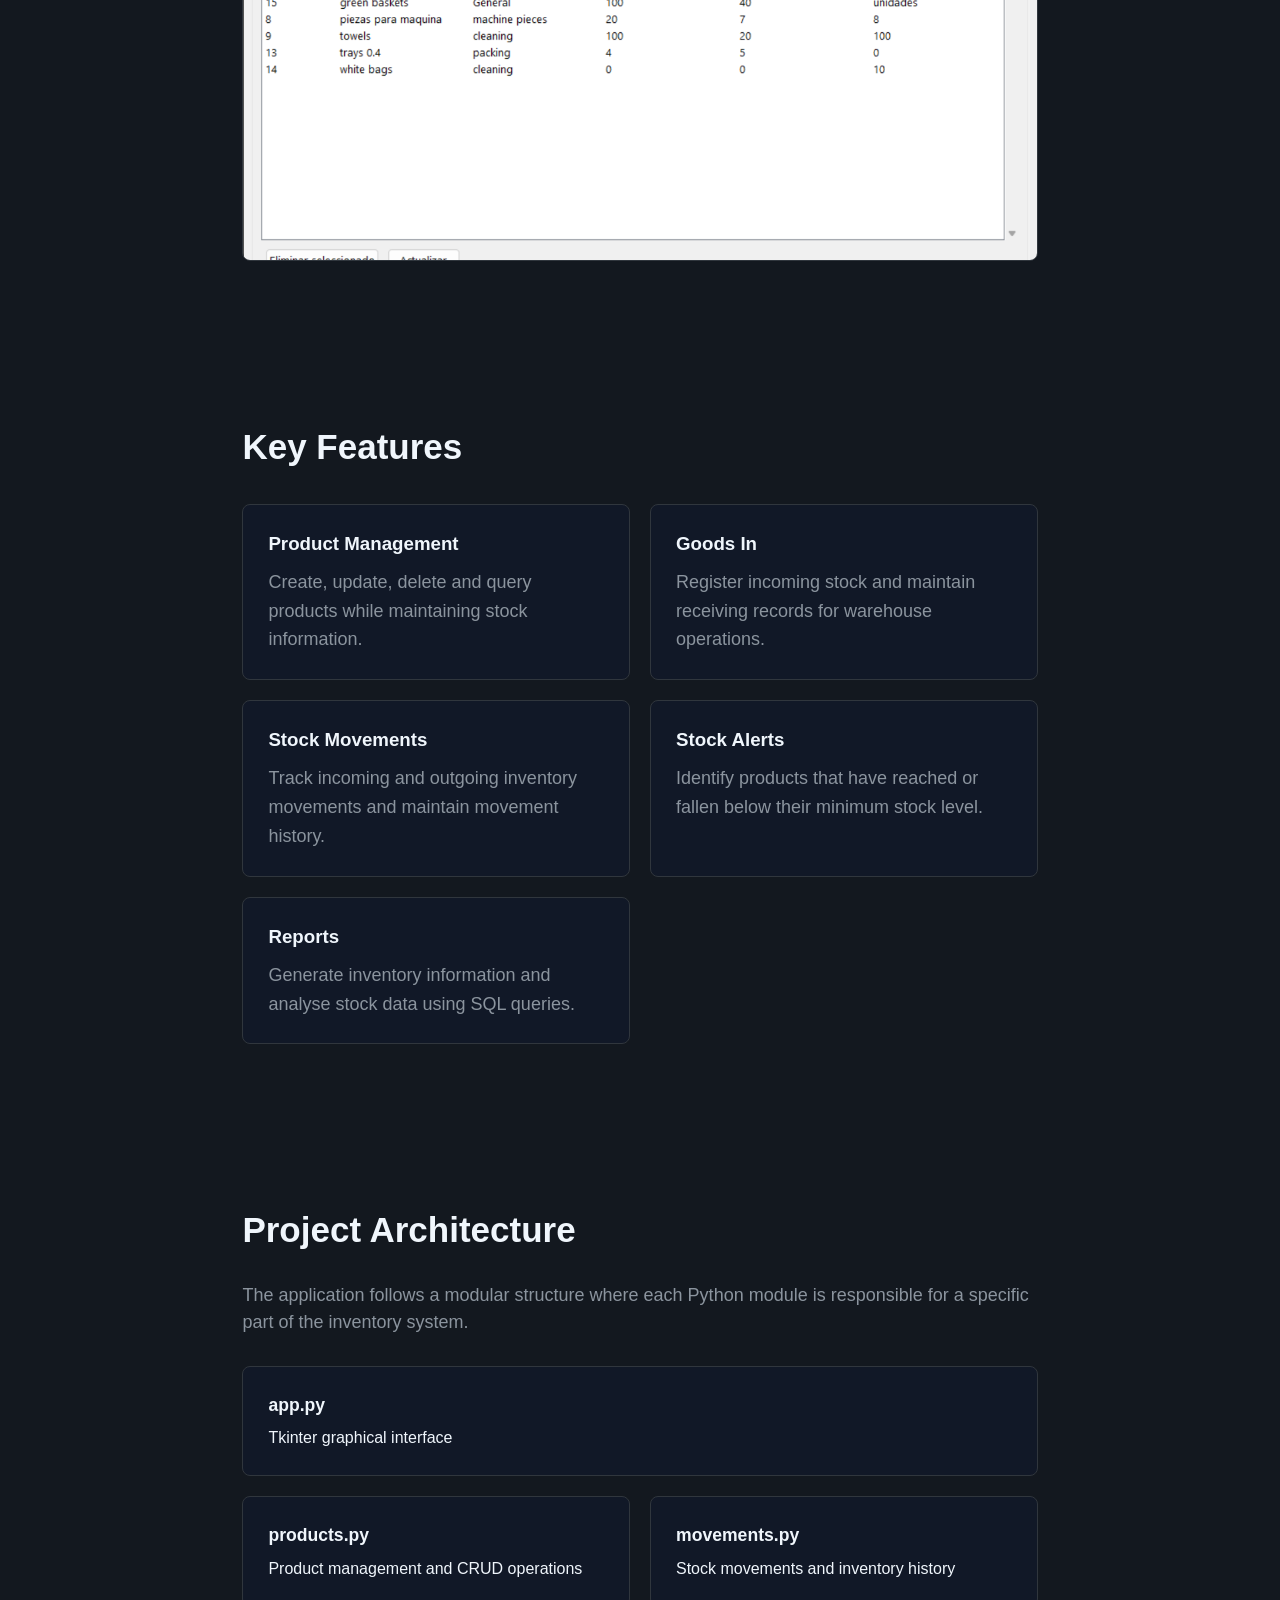
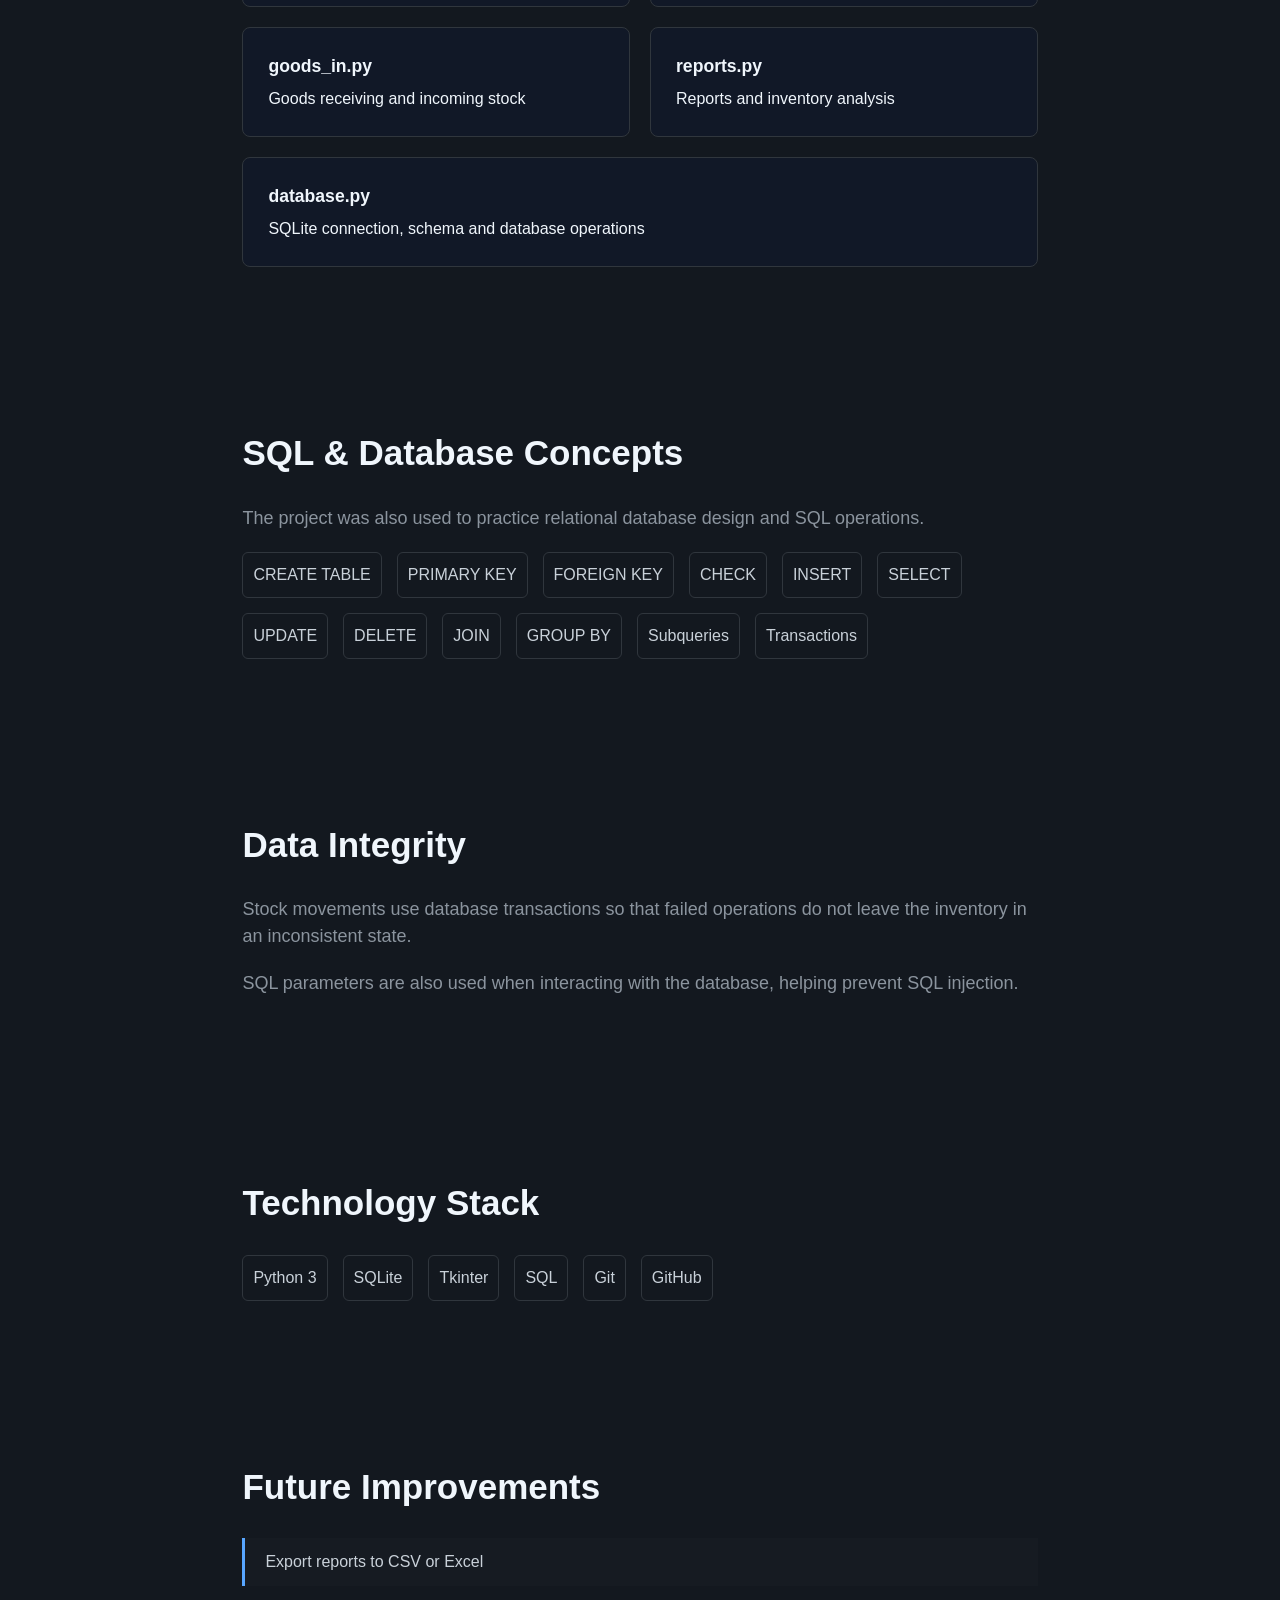
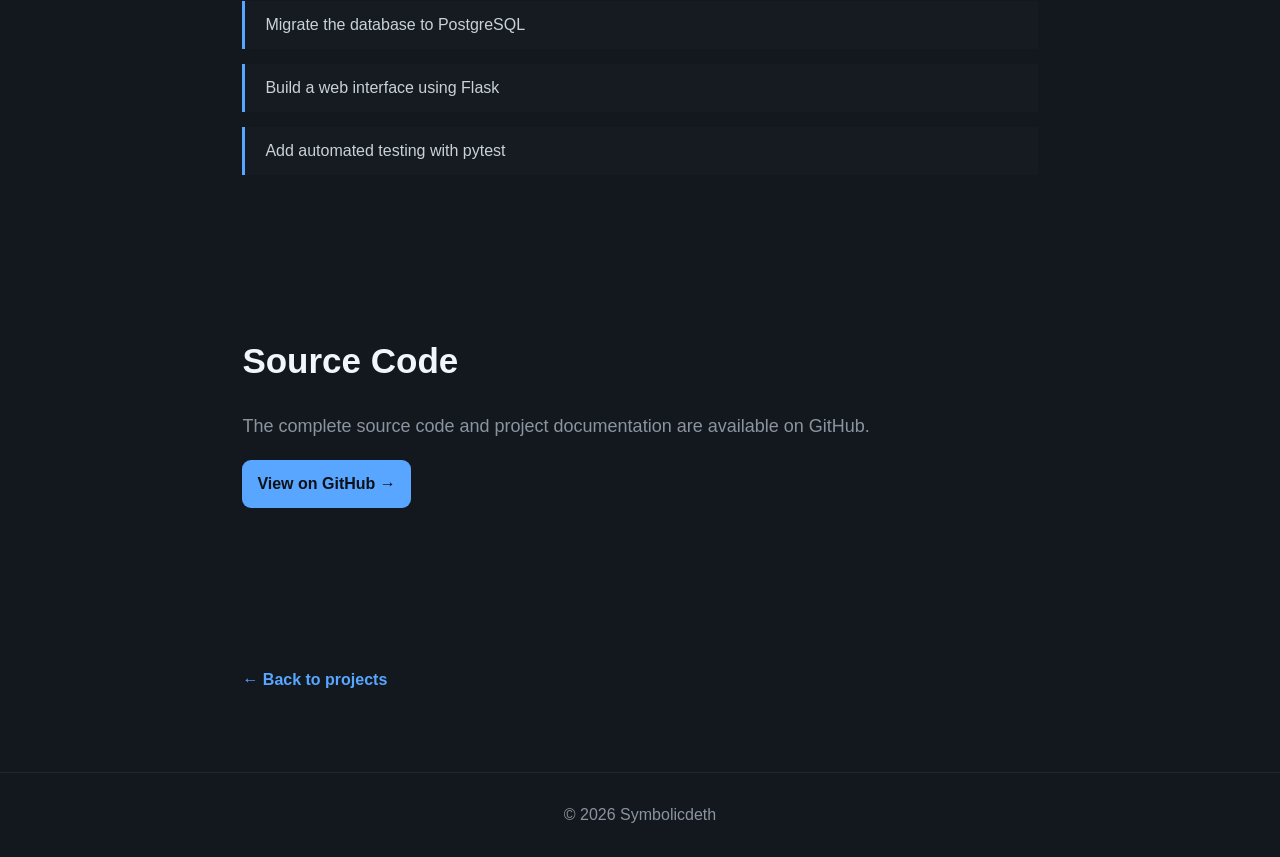
<file: projects/inventory.html>
<!DOCTYPE html>
<html lang="en">

<head>
    <meta charset="UTF-8">
    <meta name="viewport" content="width=device-width, initial-scale=1.0">

    <title>Inventory Management System | Symbolicdeth</title>

    <link rel="stylesheet" href="../style.css">
</head>

<body>

    <!-- Navigation -->
    <header>
        <nav>
            <div class="logo">Symbolicdeth</div>

            <ul>
                <li><a href="../index.html">Home</a></li>
                <li><a href="../index.html#projects">Projects</a></li>
                <li><a href="../index.html#contact">Contact</a></li>
            </ul>
        </nav>
    </header>


    <!-- Project Hero -->
    <section class="project-page">

        <p class="subtitle">SOFTWARE DEVELOPMENT / DATABASE</p>

        <h1>Inventory Management System</h1>

        <p class="project-intro">
            A Python and SQLite inventory management system inspired by
            real warehouse operations, designed to manage products,
            stock movements, goods receiving and inventory reports.
        </p>

        <div class="project-tags">
            <span>Python</span>
            <span>SQLite</span>
            <span>Tkinter</span>
            <span>SQL</span>
        </div>

    </section>


    <!-- Overview -->
    <section class="project-section">

        <h2>Project Overview</h2>

        <p>
            This project was created as a practical software development
            exercise based on warehouse inventory operations.
        </p>

        <p>
            The system manages inventory data through a SQLite database
            and provides both a command-line interface and a desktop
            graphical interface built with Tkinter.
        </p>

        <p>
            The project focuses on applying Python programming and SQL
            concepts to a realistic business problem.
        </p>

    </section>

    <!-- Application -->
    <section class="project-section">

         <h2>Application</h2>

        <p>
            The application provides a graphical interface for managing
            products, stock levels and warehouse operations.
        </p>

       <img
           src="../images/Inventario.png"
           alt="Inventory Management System graphical interface"
           class="project-detail-image">

</section>


    <!-- Features -->
    <!-- Key Features -->
<section class="project-section">

    <h2>Key Features</h2>

    <div class="feature-grid">

        <div class="feature-card">
            <h3>Product Management</h3>
            <p>
                Create, update, delete and query products
                while maintaining stock information.
            </p>
        </div>

        <div class="feature-card">
            <h3>Goods In</h3>
            <p>
                Register incoming stock and maintain
                receiving records for warehouse operations.
            </p>
        </div>

        <div class="feature-card">
            <h3>Stock Movements</h3>
            <p>
                Track incoming and outgoing inventory
                movements and maintain movement history.
            </p>
        </div>

        <div class="feature-card">
            <h3>Stock Alerts</h3>
            <p>
                Identify products that have reached or
                fallen below their minimum stock level.
            </p>
        </div>

        <div class="feature-card">
            <h3>Reports</h3>
            <p>
                Generate inventory information and
                analyse stock data using SQL queries.
            </p>
        </div>

    </div>

</section>

    <!-- Architecture -->
    <section class="project-section">

        <h2>Project Architecture</h2>

        <p>
            The application follows a modular structure where each Python
        module is responsible for a specific part of the inventory system.
        </p>

        <div class="architecture">

            <div class="architecture-item architecture-main">
                <strong>app.py</strong>
                <span>Tkinter graphical interface</span>
            </div>

            <div class="architecture-item">
                <strong>products.py</strong>
                <span>Product management and CRUD operations</span>
            </div>

            <div class="architecture-item">
                <strong>movements.py</strong>
                <span>Stock movements and inventory history</span>
            </div>

            <div class="architecture-item">
                <strong>goods_in.py</strong>
                <span>Goods receiving and incoming stock</span>
            </div>

            <div class="architecture-item">
                <strong>reports.py</strong>
                <span>Reports and inventory analysis</span>
            </div>

            <div class="architecture-item architecture-database">
            <strong>database.py</strong>
            <span>SQLite connection, schema and database operations</span>
        </div>

    </div>

</section>


    <!-- SQL -->
    <section class="project-section">

        <h2>SQL & Database Concepts</h2>

        <p>
            The project was also used to practice relational database
            design and SQL operations.
        </p>

        <div class="skills-container">

            <div class="skill">CREATE TABLE</div>
            <div class="skill">PRIMARY KEY</div>
            <div class="skill">FOREIGN KEY</div>
            <div class="skill">CHECK</div>
            <div class="skill">INSERT</div>
            <div class="skill">SELECT</div>
            <div class="skill">UPDATE</div>
            <div class="skill">DELETE</div>
            <div class="skill">JOIN</div>
            <div class="skill">GROUP BY</div>
            <div class="skill">Subqueries</div>
            <div class="skill">Transactions</div>

        </div>

    </section>


    <!-- Data Integrity -->
    <section class="project-section">

        <h2>Data Integrity</h2>

        <p>
            Stock movements use database transactions so that failed
            operations do not leave the inventory in an inconsistent state.
        </p>

        <p>
            SQL parameters are also used when interacting with the database,
            helping prevent SQL injection.
        </p>

    </section>


    <!-- Technologies -->
    <section class="project-section">

        <h2>Technology Stack</h2>

        <div class="skills-container">

            <div class="skill">Python 3</div>
            <div class="skill">SQLite</div>
            <div class="skill">Tkinter</div>
            <div class="skill">SQL</div>
            <div class="skill">Git</div>
            <div class="skill">GitHub</div>

        </div>

    </section>


    <!-- Future Improvements -->
    <section class="project-section">

        <h2>Future Improvements</h2>

        <ul class="feature-list">

            <li>
                Export reports to CSV or Excel
            </li>

            <li>
                Migrate the database to PostgreSQL
            </li>

            <li>
                Build a web interface using Flask
            </li>

            <li>
                Add automated testing with pytest
            </li>

        </ul>

    </section>


    <!-- Source Code -->
    <section class="project-section">

        <h2>Source Code</h2>

        <p>
            The complete source code and project documentation
            are available on GitHub.
        </p>

        <a
            href="https://github.com/Symbolicdeth/inventory-warehouse-sql"
            target="_blank"
            class="button">
            View on GitHub →
        </a>

    </section>


    <!-- Back -->
    <section class="project-section">

        <a href="../index.html#projects" class="project-link">
            ← Back to projects
        </a>

    </section>


    <footer>

        <p>© 2026 Symbolicdeth</p>

    </footer>


    <script src="../script.js"></script>

</body>

</html>
</file>
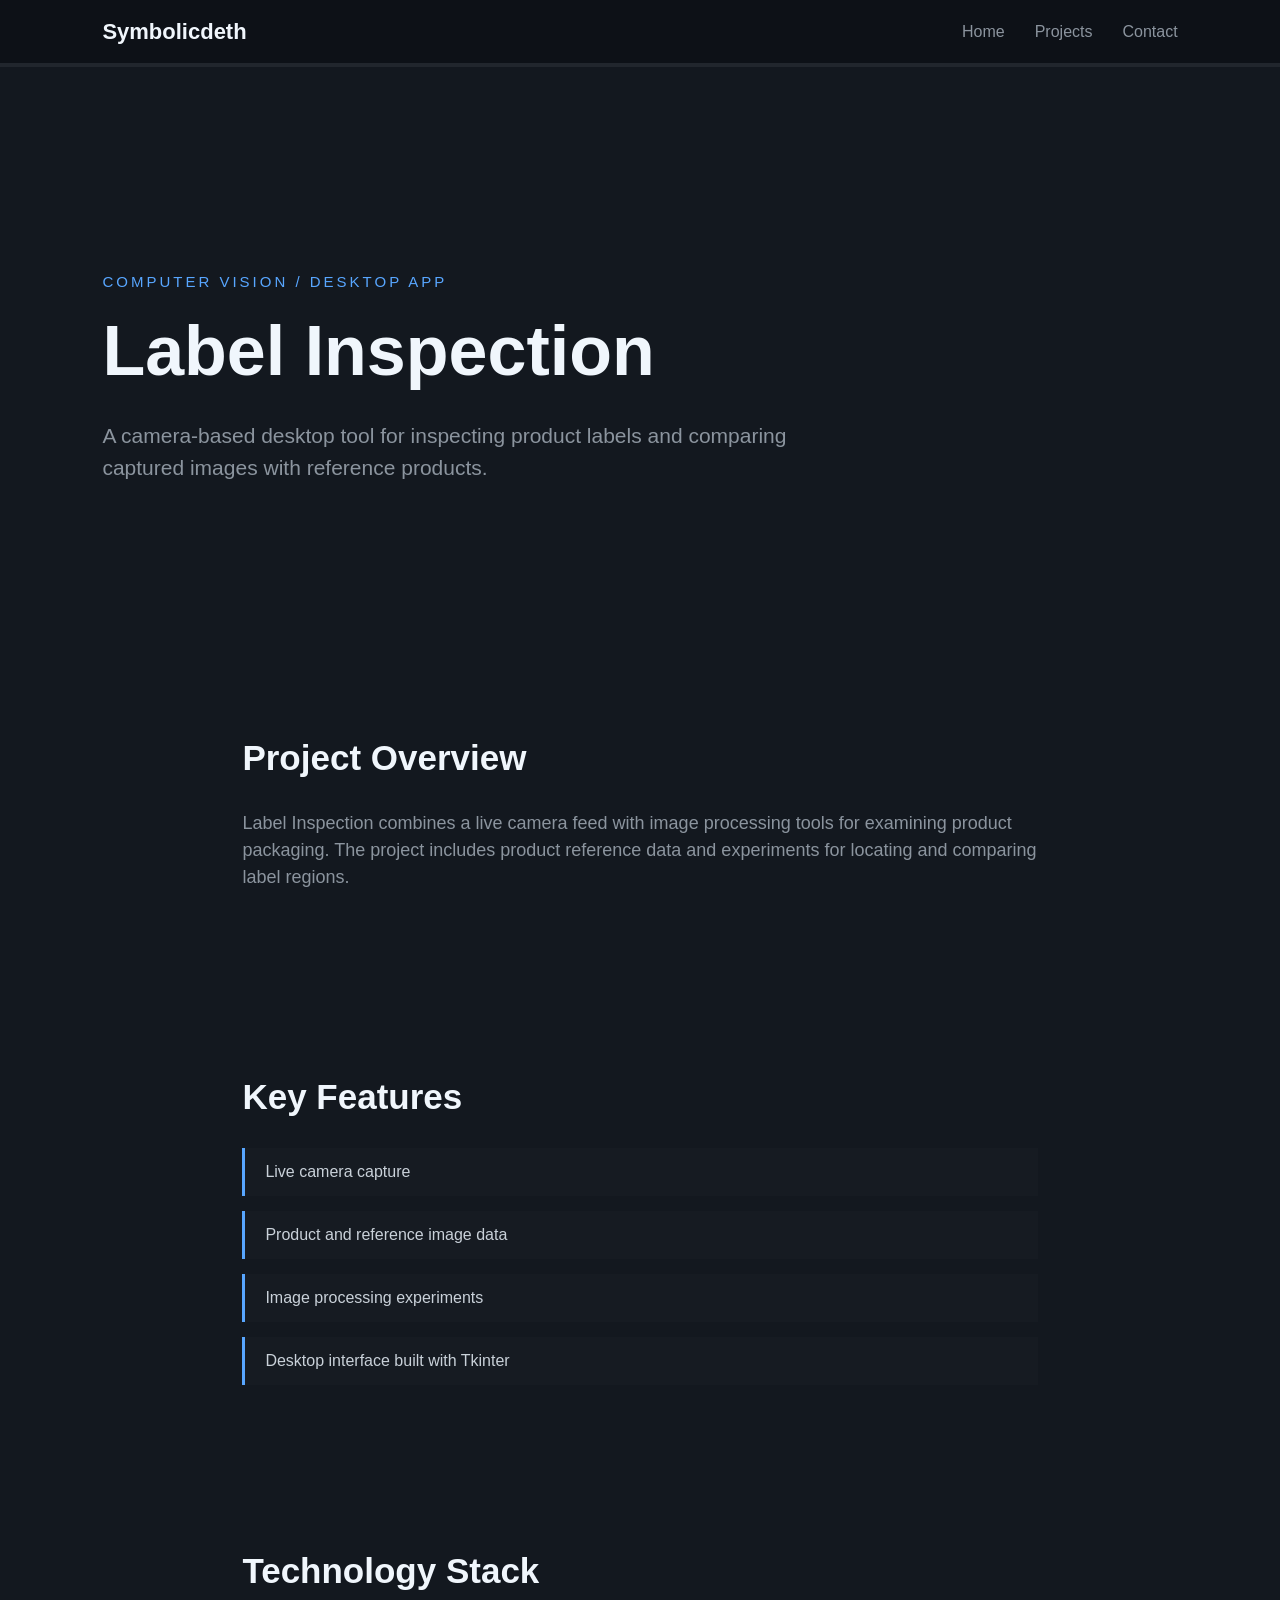
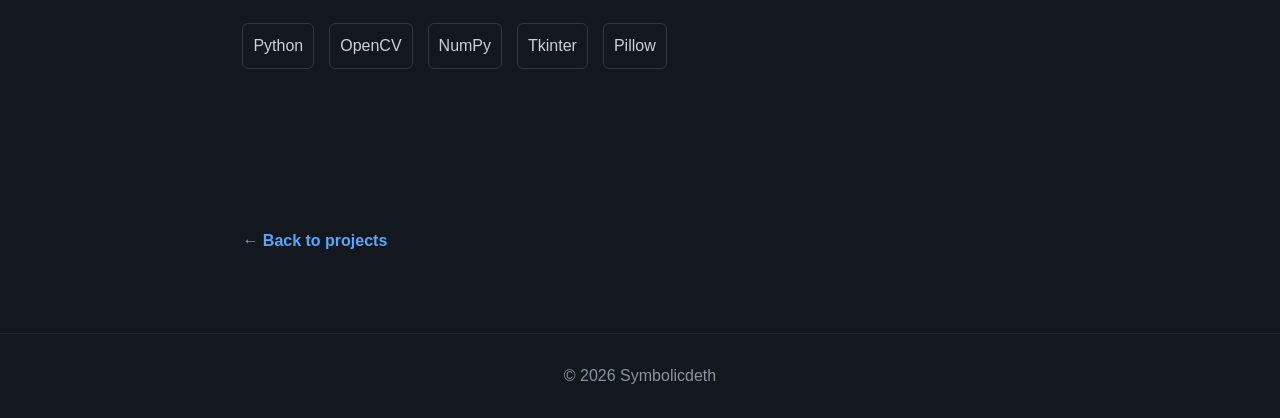
<file: projects/label-inspection.html>
<!DOCTYPE html>
<html lang="en">
<head>
    <meta charset="UTF-8">
    <meta name="viewport" content="width=device-width, initial-scale=1.0">
    <title>Label Inspection | Symbolicdeth</title>
    <link rel="stylesheet" href="../style.css">
</head>
<body>
    <header><nav><div class="logo">Symbolicdeth</div><ul><li><a href="../index.html">Home</a></li><li><a href="../index.html#projects">Projects</a></li><li><a href="../index.html#contact">Contact</a></li></ul></nav></header>
    <section class="project-page"><p class="subtitle">COMPUTER VISION / DESKTOP APP</p><h1>Label Inspection</h1><p class="project-intro">A camera-based desktop tool for inspecting product labels and comparing captured images with reference products.</p></section>
    <section class="project-section"><h2>Project Overview</h2><p>Label Inspection combines a live camera feed with image processing tools for examining product packaging. The project includes product reference data and experiments for locating and comparing label regions.</p></section>
    <section class="project-section"><h2>Key Features</h2><ul class="feature-list">
            <li>Live camera capture</li>
            <li>Product and reference image data</li>
            <li>Image processing experiments</li>
            <li>Desktop interface built with Tkinter</li>
    </ul></section>
    <section class="project-section"><h2>Technology Stack</h2><div class="skills-container">
            <div class="skill">Python</div>
            <div class="skill">OpenCV</div>
            <div class="skill">NumPy</div>
            <div class="skill">Tkinter</div>
            <div class="skill">Pillow</div>
    </div></section>
    <section class="project-section"><a href="../index.html#projects" class="project-link">← Back to projects</a></section>
    <footer><p>© 2026 Symbolicdeth</p></footer>
    <script src="../script.js"></script>
</body>
</html>
</file>
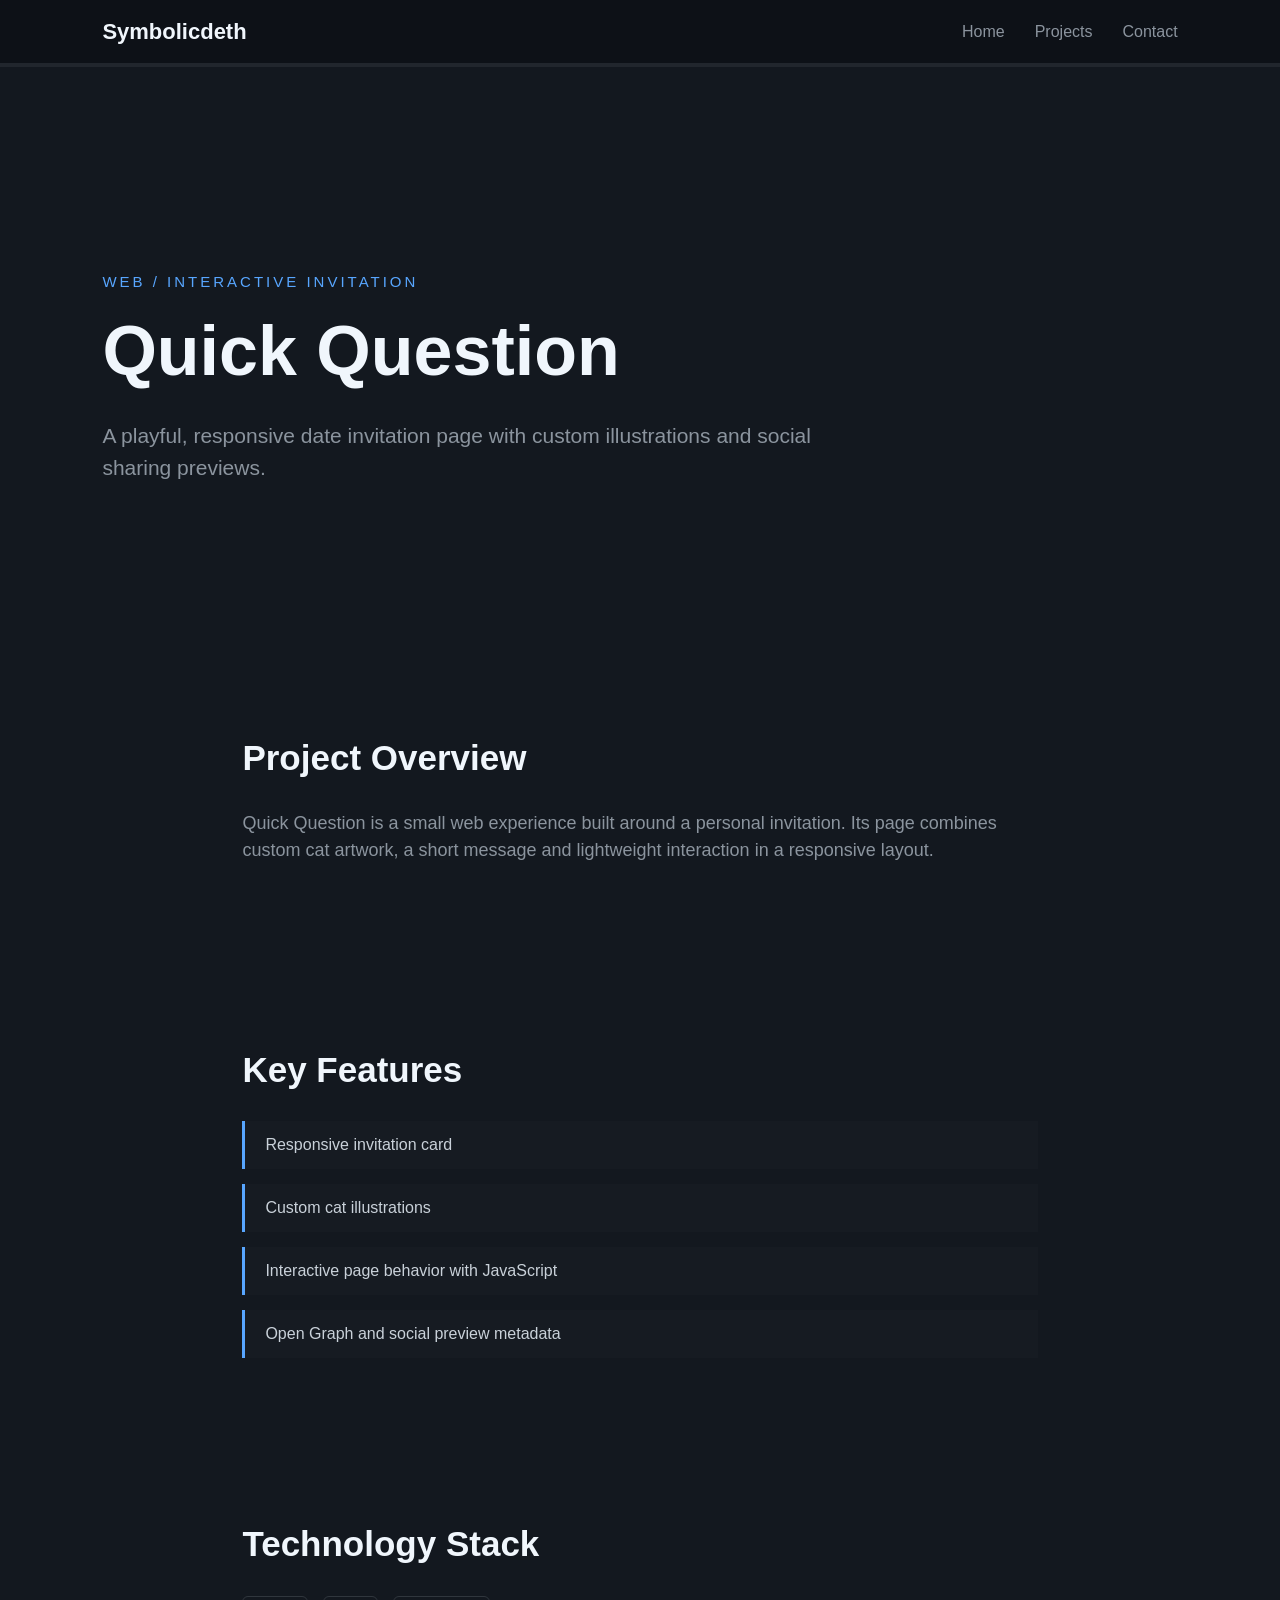
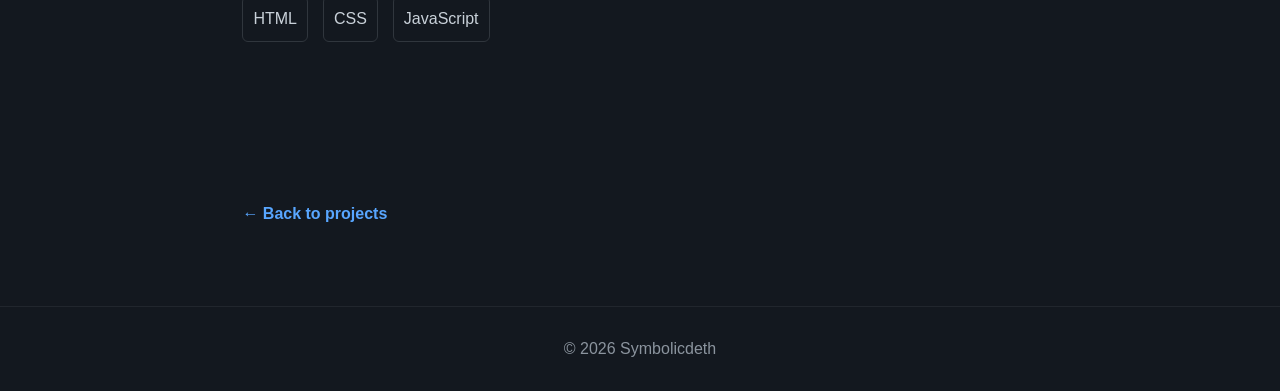
<file: projects/quick-question.html>
<!DOCTYPE html>
<html lang="en">
<head>
    <meta charset="UTF-8">
    <meta name="viewport" content="width=device-width, initial-scale=1.0">
    <title>Quick Question | Symbolicdeth</title>
    <link rel="stylesheet" href="../style.css">
</head>
<body>
    <header><nav><div class="logo">Symbolicdeth</div><ul><li><a href="../index.html">Home</a></li><li><a href="../index.html#projects">Projects</a></li><li><a href="../index.html#contact">Contact</a></li></ul></nav></header>
    <section class="project-page"><p class="subtitle">WEB / INTERACTIVE INVITATION</p><h1>Quick Question</h1><p class="project-intro">A playful, responsive date invitation page with custom illustrations and social sharing previews.</p></section>
    <section class="project-section"><h2>Project Overview</h2><p>Quick Question is a small web experience built around a personal invitation. Its page combines custom cat artwork, a short message and lightweight interaction in a responsive layout.</p></section>
    <section class="project-section"><h2>Key Features</h2><ul class="feature-list">
            <li>Responsive invitation card</li>
            <li>Custom cat illustrations</li>
            <li>Interactive page behavior with JavaScript</li>
            <li>Open Graph and social preview metadata</li>
    </ul></section>
    <section class="project-section"><h2>Technology Stack</h2><div class="skills-container">
            <div class="skill">HTML</div>
            <div class="skill">CSS</div>
            <div class="skill">JavaScript</div>
    </div></section>
    <section class="project-section"><a href="../index.html#projects" class="project-link">← Back to projects</a></section>
    <footer><p>© 2026 Symbolicdeth</p></footer>
    <script src="../script.js"></script>
</body>
</html>
</file>
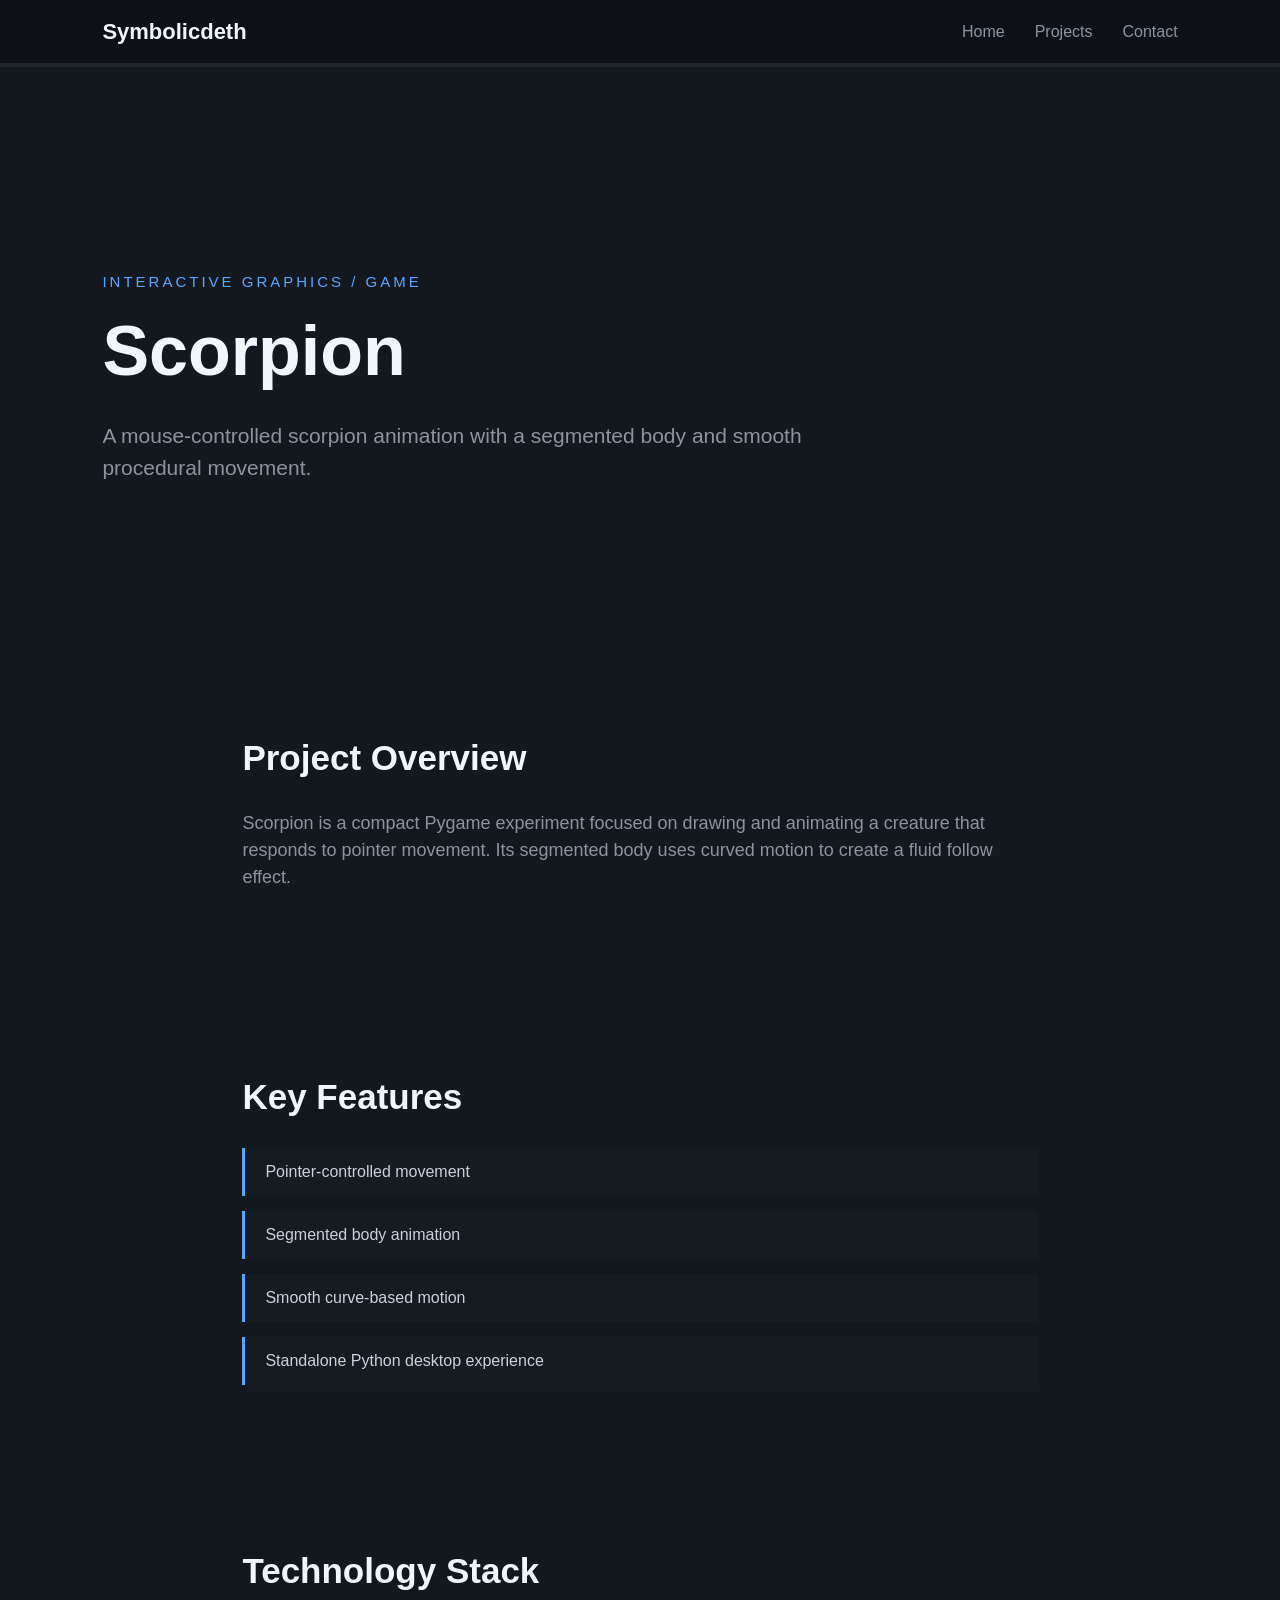
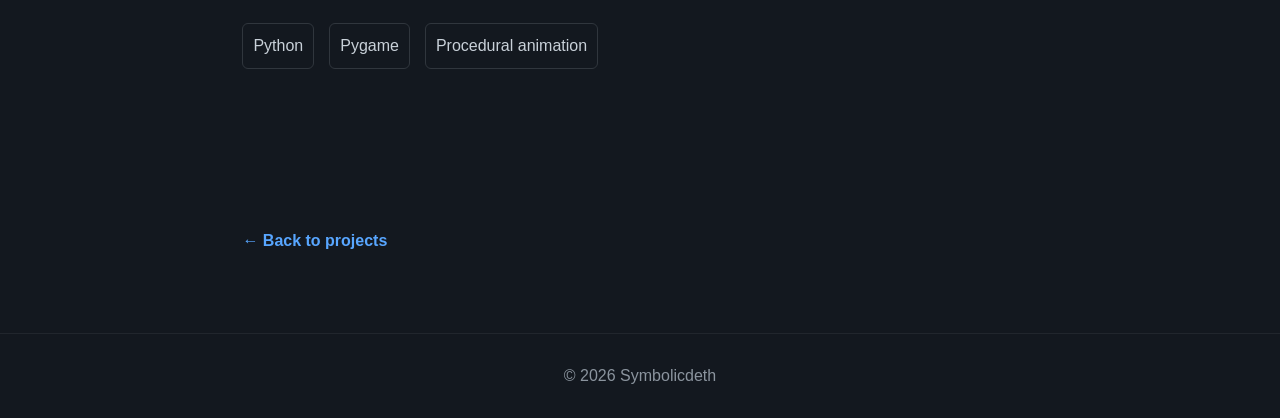
<file: projects/scorpion.html>
<!DOCTYPE html>
<html lang="en">
<head>
    <meta charset="UTF-8">
    <meta name="viewport" content="width=device-width, initial-scale=1.0">
    <title>Scorpion | Symbolicdeth</title>
    <link rel="stylesheet" href="../style.css">
</head>
<body>
    <header><nav><div class="logo">Symbolicdeth</div><ul><li><a href="../index.html">Home</a></li><li><a href="../index.html#projects">Projects</a></li><li><a href="../index.html#contact">Contact</a></li></ul></nav></header>
    <section class="project-page"><p class="subtitle">INTERACTIVE GRAPHICS / GAME</p><h1>Scorpion</h1><p class="project-intro">A mouse-controlled scorpion animation with a segmented body and smooth procedural movement.</p></section>
    <section class="project-section"><h2>Project Overview</h2><p>Scorpion is a compact Pygame experiment focused on drawing and animating a creature that responds to pointer movement. Its segmented body uses curved motion to create a fluid follow effect.</p></section>
    <section class="project-section"><h2>Key Features</h2><ul class="feature-list">
            <li>Pointer-controlled movement</li>
            <li>Segmented body animation</li>
            <li>Smooth curve-based motion</li>
            <li>Standalone Python desktop experience</li>
    </ul></section>
    <section class="project-section"><h2>Technology Stack</h2><div class="skills-container">
            <div class="skill">Python</div>
            <div class="skill">Pygame</div>
            <div class="skill">Procedural animation</div>
    </div></section>
    <section class="project-section"><a href="../index.html#projects" class="project-link">← Back to projects</a></section>
    <footer><p>© 2026 Symbolicdeth</p></footer>
    <script src="../script.js"></script>
</body>
</html>
</file>
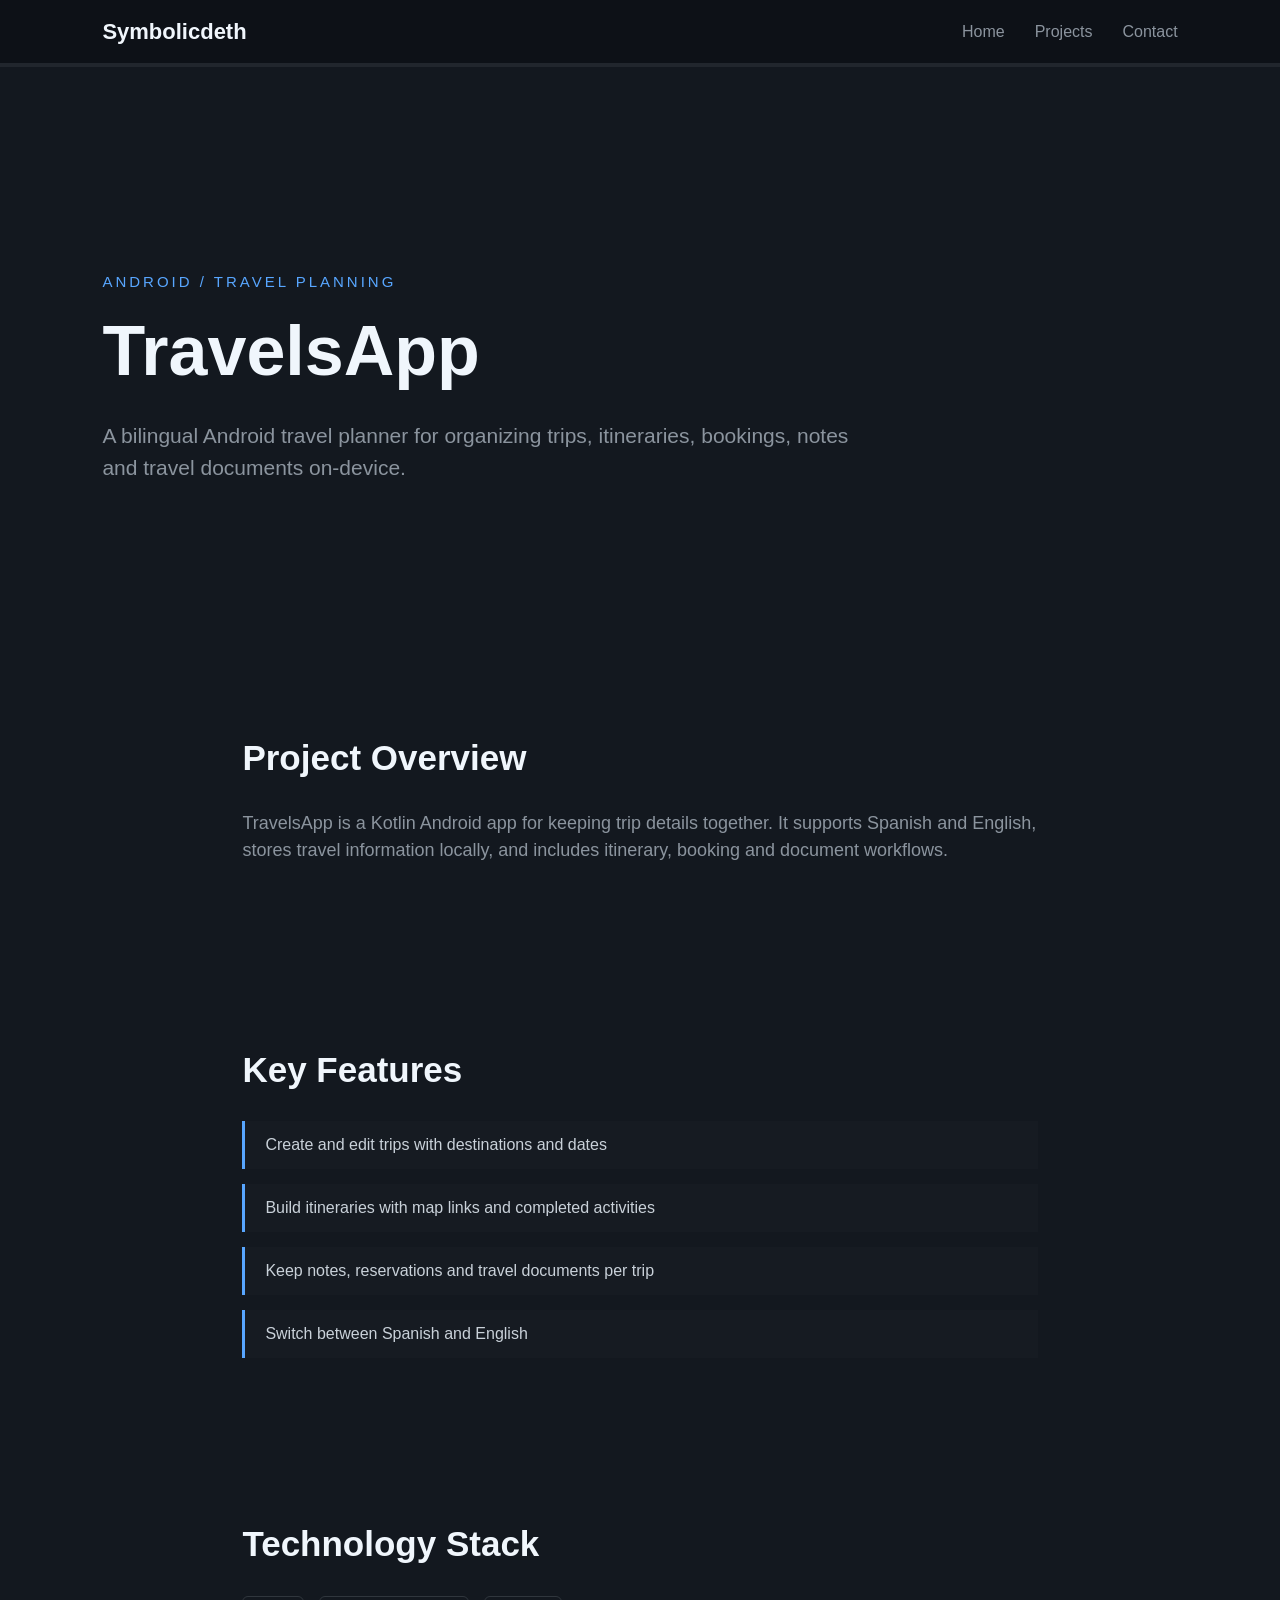
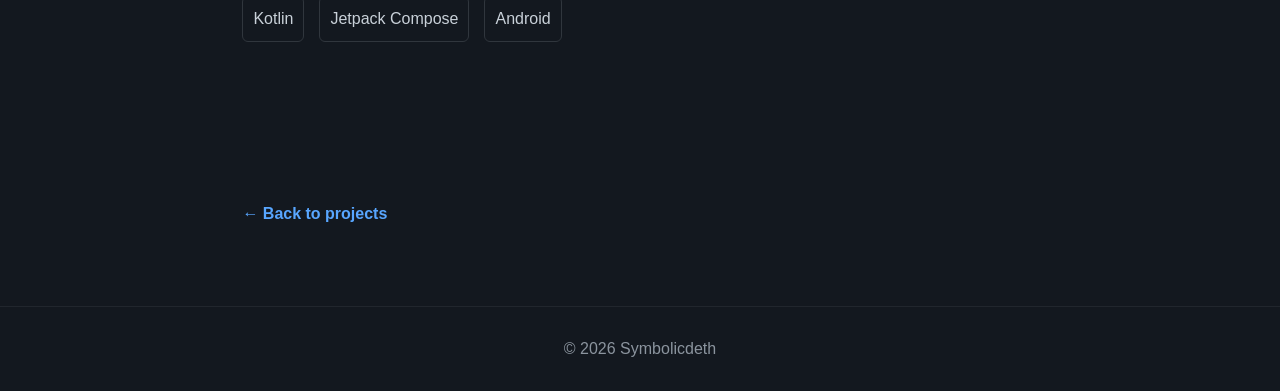
<file: projects/travels-app.html>
<!DOCTYPE html>
<html lang="en">
<head>
    <meta charset="UTF-8">
    <meta name="viewport" content="width=device-width, initial-scale=1.0">
    <title>TravelsApp | Symbolicdeth</title>
    <link rel="stylesheet" href="../style.css">
</head>
<body>
    <header><nav><div class="logo">Symbolicdeth</div><ul><li><a href="../index.html">Home</a></li><li><a href="../index.html#projects">Projects</a></li><li><a href="../index.html#contact">Contact</a></li></ul></nav></header>
    <section class="project-page"><p class="subtitle">ANDROID / TRAVEL PLANNING</p><h1>TravelsApp</h1><p class="project-intro">A bilingual Android travel planner for organizing trips, itineraries, bookings, notes and travel documents on-device.</p></section>
    <section class="project-section"><h2>Project Overview</h2><p>TravelsApp is a Kotlin Android app for keeping trip details together. It supports Spanish and English, stores travel information locally, and includes itinerary, booking and document workflows.</p></section>
    <section class="project-section"><h2>Key Features</h2><ul class="feature-list">
            <li>Create and edit trips with destinations and dates</li>
            <li>Build itineraries with map links and completed activities</li>
            <li>Keep notes, reservations and travel documents per trip</li>
            <li>Switch between Spanish and English</li>
    </ul></section>
    <section class="project-section"><h2>Technology Stack</h2><div class="skills-container">
            <div class="skill">Kotlin</div>
            <div class="skill">Jetpack Compose</div>
            <div class="skill">Android</div>
    </div></section>
    <section class="project-section"><a href="../index.html#projects" class="project-link">← Back to projects</a></section>
    <footer><p>© 2026 Symbolicdeth</p></footer>
    <script src="../script.js"></script>
</body>
</html>
</file>
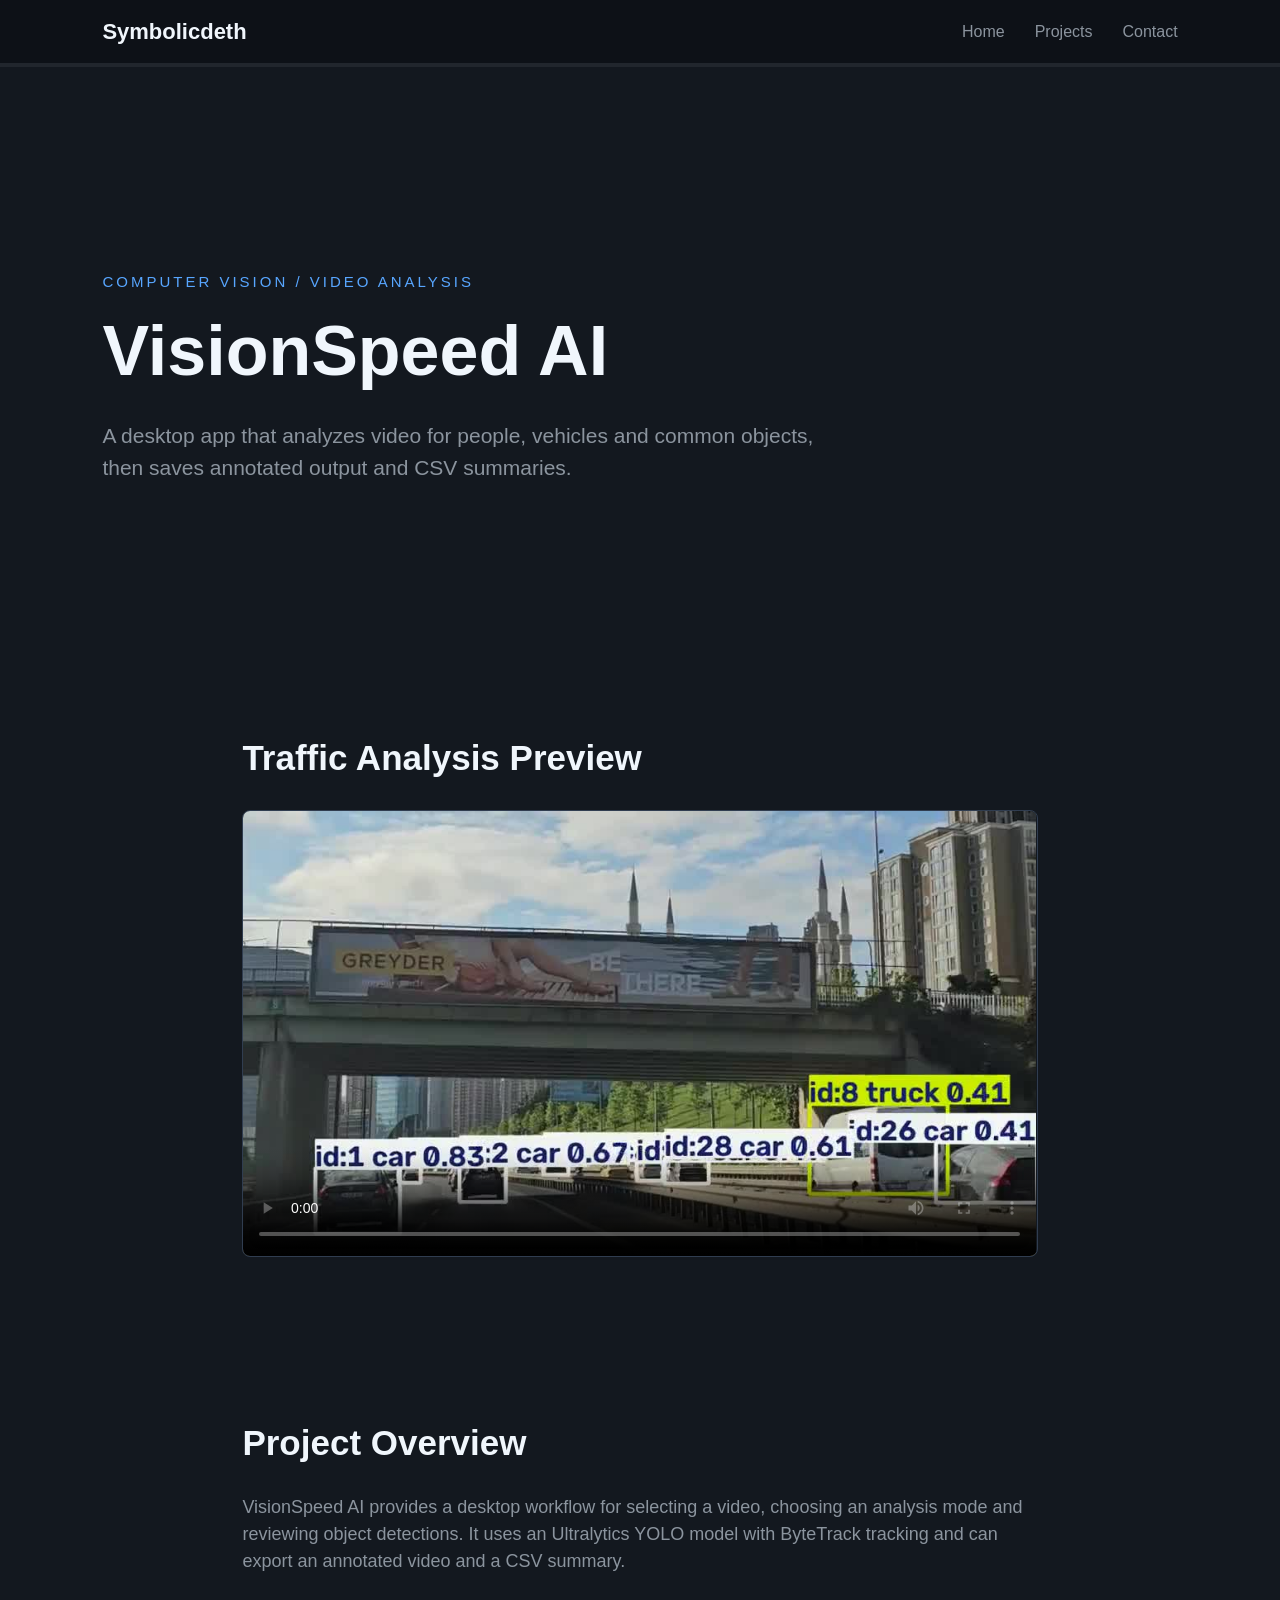
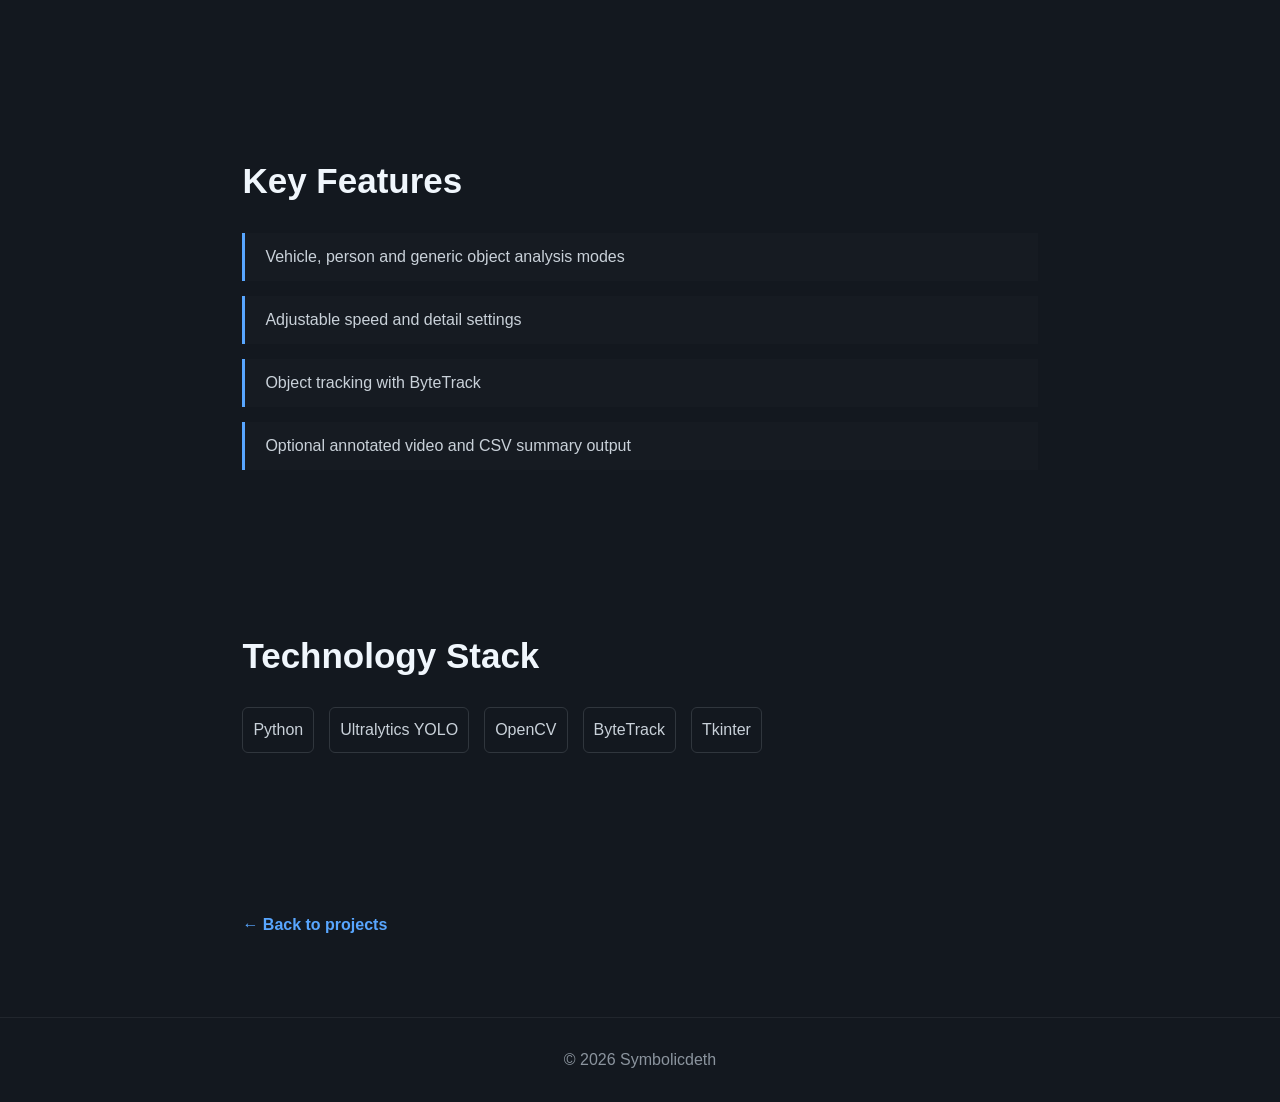
<file: projects/visionspeed-ai.html>
<!DOCTYPE html>
<html lang="en">
<head>
    <meta charset="UTF-8">
    <meta name="viewport" content="width=device-width, initial-scale=1.0">
    <title>VisionSpeed AI | Symbolicdeth</title>
    <link rel="stylesheet" href="../style.css">
</head>
<body>
    <header><nav><div class="logo">Symbolicdeth</div><ul><li><a href="../index.html">Home</a></li><li><a href="../index.html#projects">Projects</a></li><li><a href="../index.html#contact">Contact</a></li></ul></nav></header>
    <section class="project-page"><p class="subtitle">COMPUTER VISION / VIDEO ANALYSIS</p><h1>VisionSpeed AI</h1><p class="project-intro">A desktop app that analyzes video for people, vehicles and common objects, then saves annotated output and CSV summaries.</p></section>
    
    <section class="project-section"><h2>Traffic Analysis Preview</h2><video class="project-video-demo" controls playsinline preload="metadata" poster="../images/visionspeed-poster.jpg" aria-label="VisionSpeed AI traffic analysis with vehicle detections"><source src="../images/visionspeed-traffic.mp4" type="video/mp4">Your browser does not support embedded video.</video></section>
    <section class="project-section"><h2>Project Overview</h2><p>VisionSpeed AI provides a desktop workflow for selecting a video, choosing an analysis mode and reviewing object detections. It uses an Ultralytics YOLO model with ByteTrack tracking and can export an annotated video and a CSV summary.</p></section>
    <section class="project-section"><h2>Key Features</h2><ul class="feature-list">
            <li>Vehicle, person and generic object analysis modes</li>
            <li>Adjustable speed and detail settings</li>
            <li>Object tracking with ByteTrack</li>
            <li>Optional annotated video and CSV summary output</li>
    </ul></section>
    <section class="project-section"><h2>Technology Stack</h2><div class="skills-container">
            <div class="skill">Python</div>
            <div class="skill">Ultralytics YOLO</div>
            <div class="skill">OpenCV</div>
            <div class="skill">ByteTrack</div>
            <div class="skill">Tkinter</div>
    </div></section>
    <section class="project-section"><a href="../index.html#projects" class="project-link">← Back to projects</a></section>
    <footer><p>© 2026 Symbolicdeth</p></footer>
    <script src="../script.js"></script>
</body>
</html>
</file>
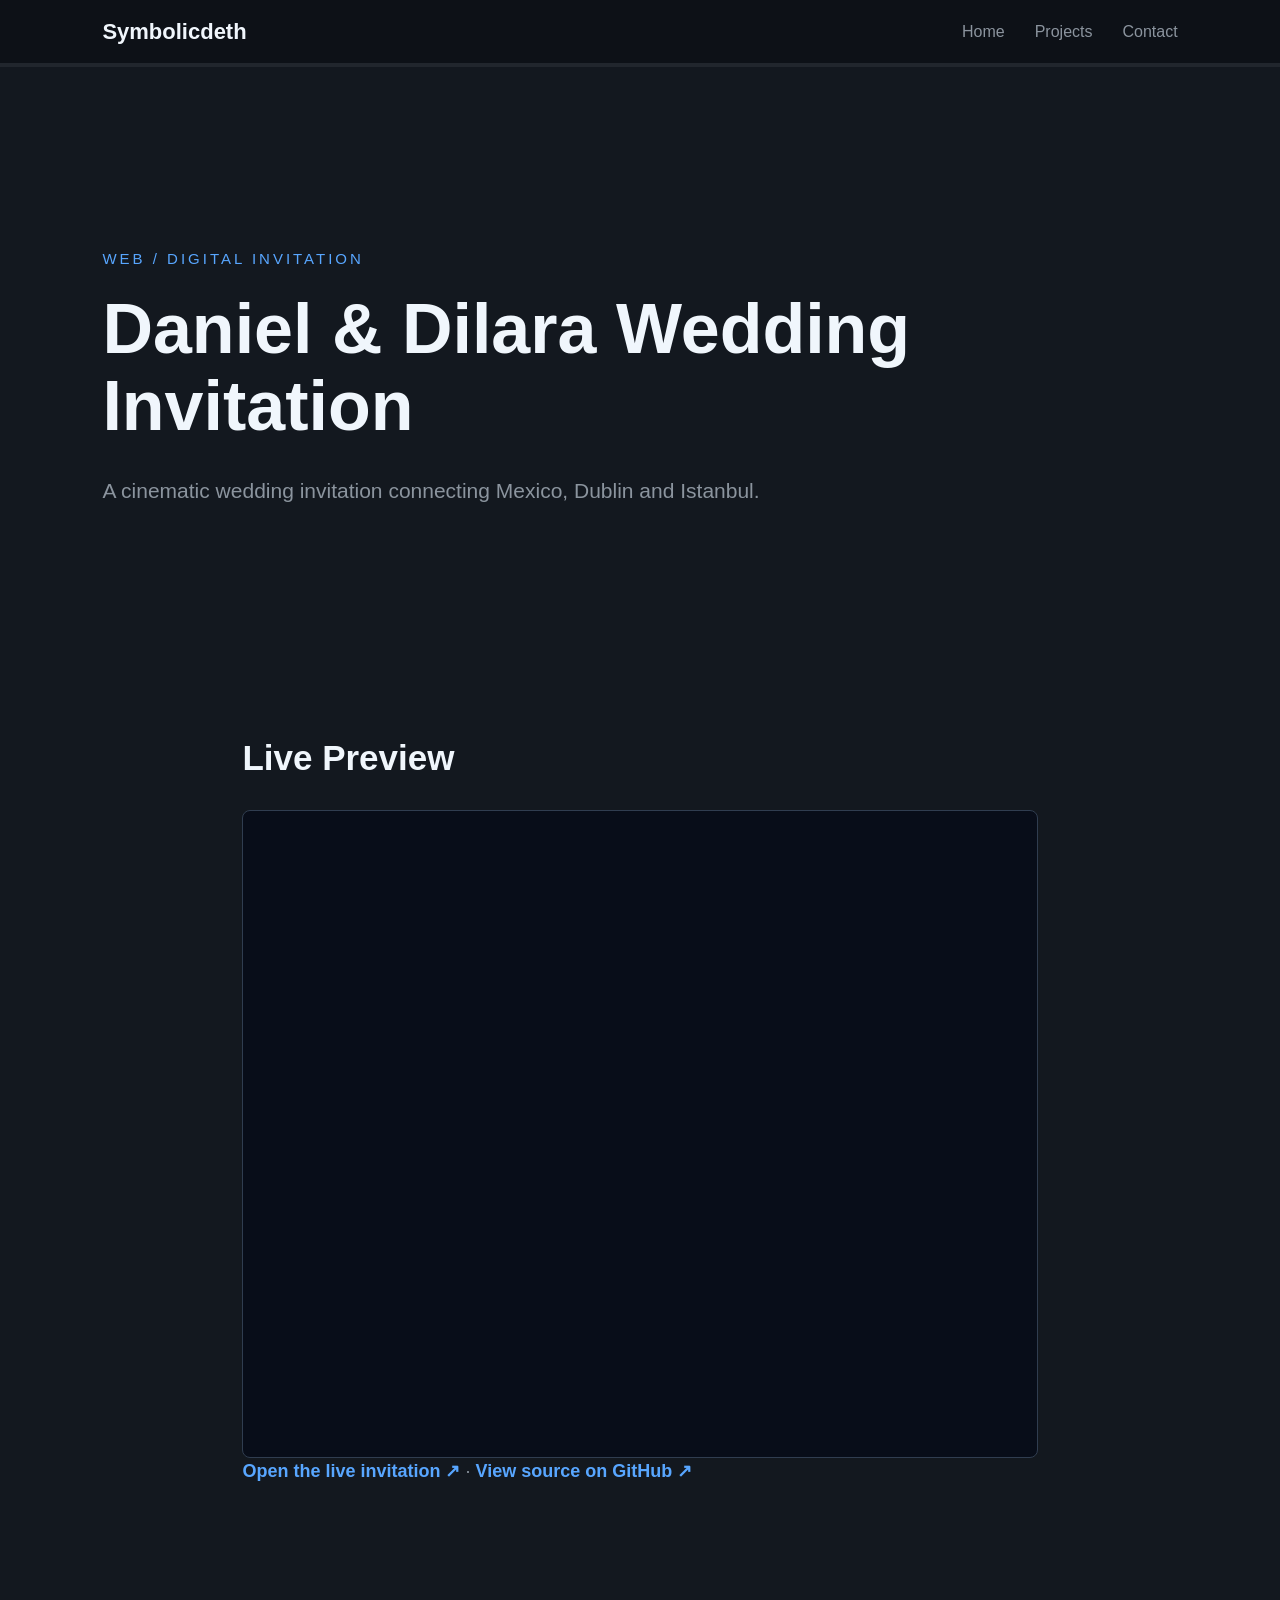
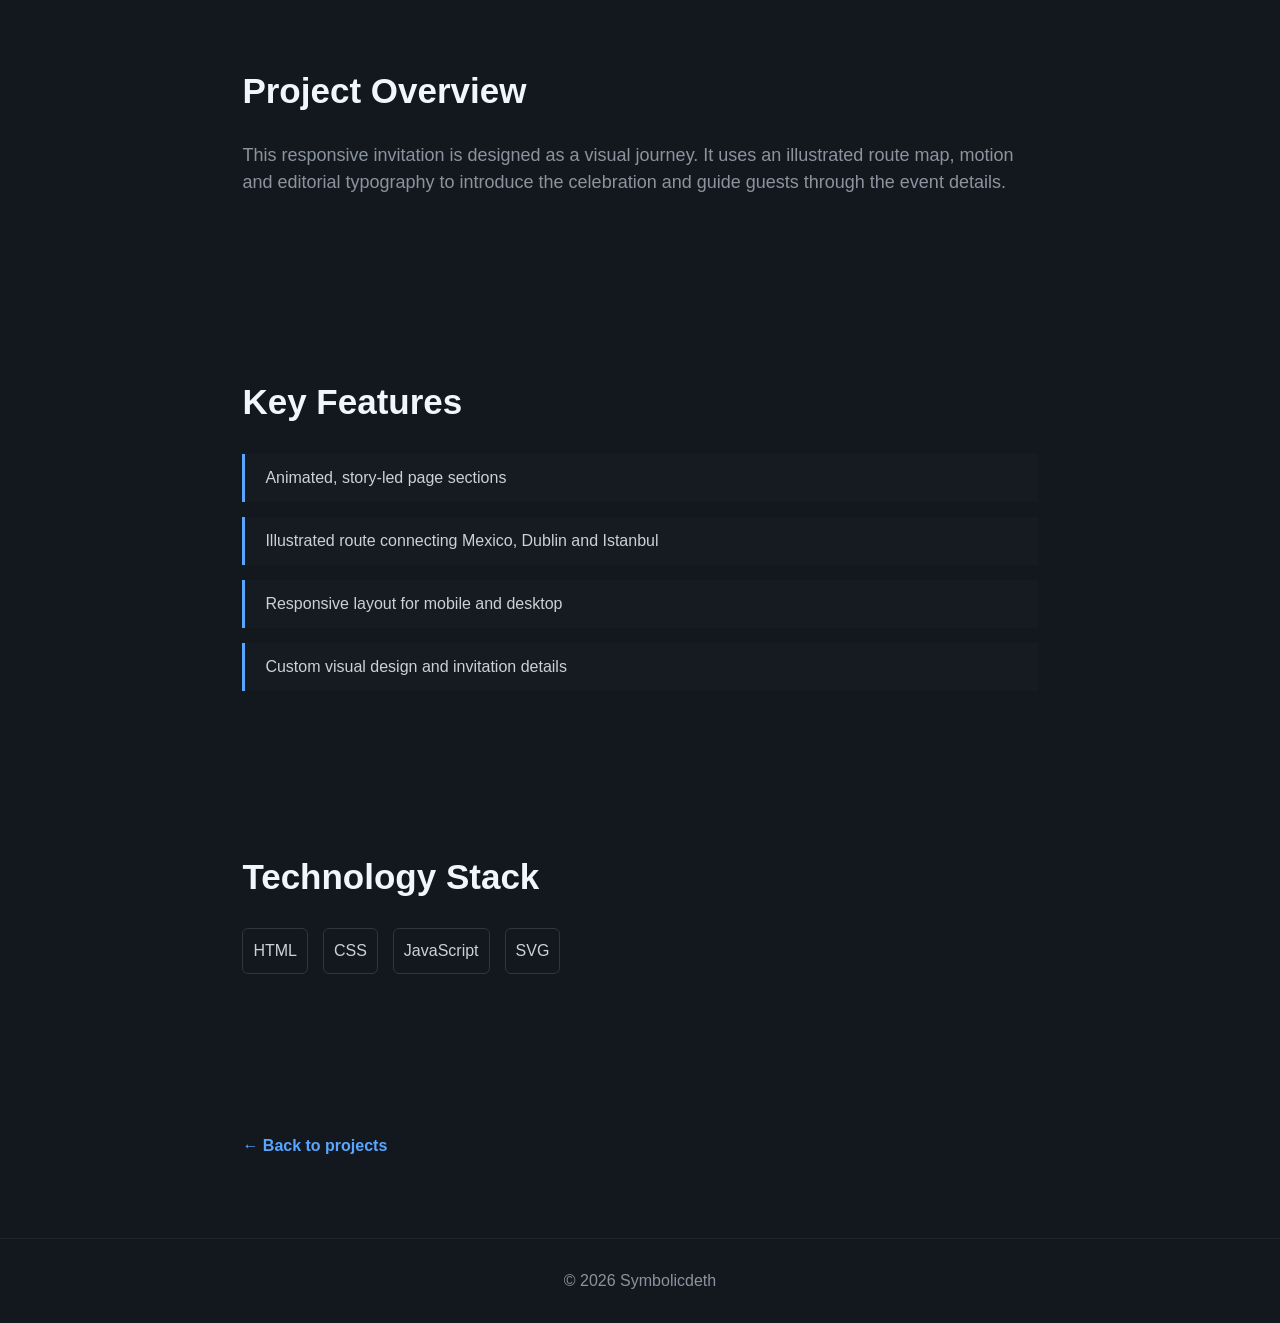
<file: projects/wedding-invitation.html>
<!DOCTYPE html>
<html lang="en">
<head>
    <meta charset="UTF-8">
    <meta name="viewport" content="width=device-width, initial-scale=1.0">
    <title>Daniel & Dilara Wedding Invitation | Symbolicdeth</title>
    <link rel="stylesheet" href="../style.css">
</head>
<body>
    <header><nav><div class="logo">Symbolicdeth</div><ul><li><a href="../index.html">Home</a></li><li><a href="../index.html#projects">Projects</a></li><li><a href="../index.html#contact">Contact</a></li></ul></nav></header>
    <section class="project-page"><p class="subtitle">WEB / DIGITAL INVITATION</p><h1>Daniel & Dilara Wedding Invitation</h1><p class="project-intro">A cinematic wedding invitation connecting Mexico, Dublin and Istanbul.</p></section>
    
    <section class="project-section"><h2>Live Preview</h2><iframe class="project-demo-frame" src="https://symbolicdeth.github.io/daniel-dilara-wedding/" title="Interactive preview of the Daniel and Dilara wedding invitation" loading="lazy"></iframe><p><a class="project-link" href="https://symbolicdeth.github.io/daniel-dilara-wedding/" target="_blank" rel="noopener noreferrer">Open the live invitation ↗</a> <span aria-hidden="true">·</span> <a class="project-link" href="https://github.com/Symbolicdeth/daniel-dilara-wedding" target="_blank" rel="noopener noreferrer">View source on GitHub ↗</a></p></section>
    <section class="project-section"><h2>Project Overview</h2><p>This responsive invitation is designed as a visual journey. It uses an illustrated route map, motion and editorial typography to introduce the celebration and guide guests through the event details.</p></section>
    <section class="project-section"><h2>Key Features</h2><ul class="feature-list">
            <li>Animated, story-led page sections</li>
            <li>Illustrated route connecting Mexico, Dublin and Istanbul</li>
            <li>Responsive layout for mobile and desktop</li>
            <li>Custom visual design and invitation details</li>
    </ul></section>
    <section class="project-section"><h2>Technology Stack</h2><div class="skills-container">
            <div class="skill">HTML</div>
            <div class="skill">CSS</div>
            <div class="skill">JavaScript</div>
            <div class="skill">SVG</div>
    </div></section>
    <section class="project-section"><a href="../index.html#projects" class="project-link">← Back to projects</a></section>
    <footer><p>© 2026 Symbolicdeth</p></footer>
    <script src="../script.js"></script>
</body>
</html>
</file>
<file: style.css>
/* =========================
   GENERAL
========================= */

* {
    margin: 0px;
    padding: 0;
    box-sizing: border-box;
}

html {
    scroll-behavior: smooth;
}

body {
    background-color: #13181f;
    color: #f0f6fc;
    font-family: Arial, sans-serif;
    line-height: 1.5;
}


/* =========================
   NAVIGATION
========================= */

header {
    padding: 15px 8%;
    border-bottom: 4px solid #21262d;
    position: sticky;
    top: 0;
    z-index: 1000;
    background-color: #0d1117;
}

nav {
    display: flex;
    justify-content: space-between;
    align-items: center;
}

.logo {
    font-size: 22px;
    font-weight: bold;
}

nav ul {
    display: flex;
    list-style: none;
    gap: 30px;
}

nav a {
    color: #8b949e;
    text-decoration: none;
}

nav a:hover {
    color: white;
}


/* =========================
   HERO
========================= */

#hero {
    min-height: auto;
    padding: 90px 8%;
    display: flex;
    flex-direction: column;
    justify-content: center;
}

.subtitle {
    color: #58a6ff;
    font-size: 15px;
    letter-spacing: 3px;
    margin-bottom: 20px;
}

#hero h1 {
    font-size: clamp(45px, 7vw, 70px);
    line-height: 1.05;
    max-width: 900px;
    margin-bottom: 30px;
}

.description {
    color: #8b949e;
    font-size: 20px;
    max-width: 650px;
    margin-bottom: 35px;
}


/* =========================
   BUTTON
========================= */

.button {
    display: inline-block;
    width: fit-content;
    padding: 12px 15px ;
    background-color: #58a6ff;
    color: #0d1117;
    text-decoration: none;
    font-weight: bold;
    border-radius: 9px;
}

.button:hover {
    opacity: 0.8;
}


/* =========================
   SECTIONS
========================= */

section {
    padding: 100px 8%;
}

section h2 {
    font-size: 40px;
    margin-bottom: 30px;
}

#about p {
    max-width: 700px;
    color: #8b949e;
    font-size: 18px;
}


/* =========================
   SKILLS
========================= */

.skills-container {
    display: flex;
    flex-wrap: wrap;
    gap: 15px;
}

.skill {
    border: 1px solid #30363d;
    padding: 10px 10px;
    border-radius: 6px;
    color: #c9d1d9;
}


/* =========================
   PROJECTS
========================= */

.projects-container {
    display: grid;
    grid-template-columns: repeat(2, 1fr);
    gap: 25px;
}

.project {
    border: 1px solid #30363d;
    padding: 70px;
    border-radius: 8px;
    background-color: #243041;
}

.project h3 {
    margin-bottom: 15px;
}

.project p {
    color: #8b949e;
    margin-bottom: 20px;
}

.project-tags { margin-bottom: 25px; }
.project-tags span { display: inline-block; font-size: 13px; color: #58a6ff; margin-right: 10px; }
.project-link { color: #58a6ff; text-decoration: none; font-weight: bold; }
.project-link:hover { text-decoration: underline; }

/* =========================
   CONTACT
========================= */

#contact {
    text-align: center;
}

#contact p {
    color: #8b949e;
    margin-bottom: 25px;
}


/* =========================
   FOOTER
========================= */

footer {
    text-align: center;
    padding: 30px;
    border-top: 1px solid #21262d;
    color: #8b949e;
}
/* =========================
   PROJECT PAGE
========================= */

.project-page {
    min-height: 65vh;
    padding: 120px 8% 85px;
    display: flex;
    flex-direction: column;
    justify-content: center;
}

.project-page h1 {
    font-size: clamp(45px, 6vw, 70px);
    line-height: 1.1;
    max-width: 900px;
    margin-bottom: 30px;
}

.project-intro {
    max-width: 750px;
    color: #8b949e;
    font-size: 21px;
}

.project-section {
    max-width: 1000px;
    margin: auto;
    padding: 80px 8%;
}

.project-section h2 {
    font-size: 35px;
    margin-bottom: 25px;
}

.project-section p {
    color: #8b949e;
    font-size: 18px;
    margin-bottom: 20px;
}

.feature-list {
    list-style: none;
    display: grid;
    gap: 15px;
    padding: 0;
}

.feature-list li {
    border-left: 3px solid #58a6ff;
    padding: 12px 20px;
    background-color: #161b22;
    color: #c9d1d9;
}

.project-image {
    width: 100%;
    height: 220px;
    object-fit: cover;
    border-radius: 6px;
    margin-bottom: 20px;
}
/* =========================
   PROJECT DETAIL IMAGES
========================= */

.project-detail-image {
    display: block;
    width: 100%;
    max-width: 1000px;
    height: auto;
    margin: 35px auto 0;
    border: 1px solid #30363d;
    border-radius: 8px;
}
/* =========================
   FEATURE GRID
========================= */

.feature-grid {
    display: grid;
    grid-template-columns: repeat(2, 1fr);
    gap: 20px;
    margin-top: 30px;
}

.feature-card {
    padding: 25px;
    border: 1px solid #30363d;
    border-radius: 8px;
    background: #111827;
}

.feature-card h3 {
    margin-bottom: 10px;
}

.feature-card p {
    margin: 0;
    line-height: 1.6;
}
/* =========================
   PROJECT ARCHITECTURE
========================= */

.architecture {
    display: grid;
    grid-template-columns: repeat(2, 1fr);
    gap: 20px;
    margin-top: 30px;
}

.architecture-item {
    padding: 25px;
    border: 1px solid #30363d;
    border-radius: 8px;
    background: #111827;
}

.architecture-item strong {
    display: block;
    font-size: 1.1rem;
    margin-bottom: 8px;
}

.architecture-item span {
    line-height: 1.5;
}

.architecture-main {
    grid-column: 1 / -1;
}

.architecture-database {
    grid-column: 1 / -1;
}

/* Embedded project previews */
.project-preview-frame,
.project-demo-frame {
    display: block;
    width: 100%;
    border: 1px solid #303d50;
    border-radius: 8px;
    background: #080d19;
}

.project-preview-frame {
    height: 245px;
    margin-bottom: 24px;
    pointer-events: auto;
    overscroll-behavior: contain;
    touch-action: pan-y;
}

.project-demo-frame {
    min-height: 520px;
    height: min(72vh, 760px);
}

@media (max-width: 700px) {
    .project-demo-frame {
        min-height: 440px;
        height: 70vh;
    }
}

/* VisionSpeed AI video preview */
.project-video-preview,
.project-video-demo {
    display: block;
    width: 100%;
    border: 1px solid #303d50;
    border-radius: 8px;
    background: #080d19;
    object-fit: cover;
}

.project-video-preview {
    height: 235px;
    margin-bottom: 24px;
}

.project-video-demo {
    min-height: 260px;
    max-height: 760px;
    aspect-ratio: 16 / 9;
}


/* =========================
   MOBILE RESPONSIVE
========================= */

@media (max-width: 768px) {

    header {
        padding: 15px 6%;
    }

    nav {
        flex-wrap: wrap;
        gap: 15px;
    }

    nav ul {
        flex-wrap: wrap;
        gap: 15px;
    }

    #hero {
        min-height: auto;
        padding: 50px 6% 25px;
    }

    #hero h1 {
        font-size: clamp(36px, 9vw, 52px);
    }

    .description {
        font-size: 17px;
    }

    section {
        padding: 1px 6%;
    }

    section h2 {
        font-size: 32px;
    }

    .projects-container {
        grid-template-columns: 1fr;
        gap: 22px;
    }

    .project {
        padding: 24px;
        min-width: 0;
    }

    .project-image {
        height: auto;
        max-height: 290px;
        object-fit: contain;
    }

    .project h3 {
        font-size: 23px;
        overflow-wrap: break-word;
    }

    .project p {
        font-size: 16px;
    }

    .project span {
        margin-bottom: 8px;
    }

    .feature-grid,
    .architecture {
        grid-template-columns: 1fr;
    }

    .architecture-main,
    .architecture-database {
        grid-column: auto;
    }

    .project-detail-image {
        margin-top: 25px;
    }
    
    
}
</file>
<file: projects/daniel-dilara-preview/style.css>
/* ========================================
   DANIEL & DILARA
   TWO WORLDS, ONE LOVE
   Cinematic Wedding Invitation
======================================== */

@import url('https://fonts.googleapis.com/css2?family=Cormorant+Garamond:wght@300;400;500;600&family=Montserrat:wght@300;400;500;600&display=swap');

:root {
    --background: #080d19;
    --background-light: #111b2d;
    --gold: #e7c783;
    --blue: #58c8ff;
    --white: #f5f2ec;
    --muted: #a8b0c2;
}

* {
    margin: 0;
    padding: 0;
    box-sizing: border-box;
}

html {
    scroll-behavior: smooth;
}

body {
    background: var(--background);
    color: var(--white);
    font-family: 'Montserrat', sans-serif;
    font-weight: 300;
    overflow-x: hidden;
}

button,
a {
    font: inherit;
}

button:focus-visible,
a:focus-visible {
    outline: 2px solid var(--gold);
    outline-offset: 5px;
}

.invitation {
    width: 100%;
    overflow: hidden;
}

/* ========================================
   HERO SECTION
======================================== */

.hero {
    position: relative;
    min-height: 100svh;
    display: flex;
    flex-direction: column;
    align-items: center;
    justify-content: center;
    padding: 80px 24px 90px;
    isolation: isolate;
    background:
        radial-gradient(
            ellipse at 50% 45%,
            rgba(31, 64, 105, 0.35),
            transparent 60%
        ),
        linear-gradient(
            180deg,
            #050914 0%,
            #0a1221 65%,
            #080d19 100%
        );
}

/* Atmospheric light */

.hero::before {
    content: "";
    position: absolute;
    inset: 0;
    z-index: -1;
    pointer-events: none;
    background:
        radial-gradient(
            circle at 15% 25%,
            rgba(88, 200, 255, 0.09),
            transparent 25%
        ),
        radial-gradient(
            circle at 85% 55%,
            rgba(231, 199, 131, 0.08),
            transparent 25%
        );
}

/* ========================================
   STARS
======================================== */

.stars {
    position: absolute;
    inset: 0;
    z-index: -1;
    overflow: hidden;
    pointer-events: none;
}

.stars::before,
.stars::after {
    content: "";
    position: absolute;
    inset: -50%;
    background-image:
        radial-gradient(1px 1px at 12% 18%, white 50%, transparent 100%),
        radial-gradient(2px 2px at 28% 40%, #8bcfff 50%, transparent 100%),
        radial-gradient(1px 1px at 44% 22%, white 50%, transparent 100%),
        radial-gradient(1px 1px at 60% 60%, #e7c783 50%, transparent 100%),
        radial-gradient(2px 2px at 77% 35%, white 50%, transparent 100%),
        radial-gradient(1px 1px at 89% 72%, #8bcfff 50%, transparent 100%);
    background-size: 400px 350px;
    opacity: 0.5;
    animation: starsDrift 90s linear infinite;
}

.stars::after {
    background-size: 270px 290px;
    opacity: 0.25;
    animation-duration: 120s;
    animation-direction: reverse;
}

@keyframes starsDrift {
    from {
        transform: translate3d(0, 0, 0);
    }

    to {
        transform: translate3d(120px, 80px, 0);
    }
}

/* ========================================
   INTRO TEXT
======================================== */

.intro {
    position: relative;
    z-index: 2;
    width: 100%;
    max-width: 900px;
    text-align: center;
    animation: introReveal 1.8s ease both;
}

.eyebrow {
    color: var(--gold);
    font-size: 0.66rem;
    font-weight: 500;
    letter-spacing: 0.34em;
    line-height: 1.8;
}

.intro h1 {
    margin-top: 30px;
    font-family: 'Cormorant Garamond', serif;
    font-size: clamp(3.3rem, 9vw, 7.8rem);
    font-weight: 300;
    line-height: 0.95;
    letter-spacing: 0.035em;
}

.intro h1 .title-line {
    display: block;
    white-space: nowrap;
    opacity: 0;
    transform: translateY(0.32em);
    filter: blur(8px);
    letter-spacing: 0.08em;
    animation: titleLetterReveal 1.35s cubic-bezier(0.2, 0.7, 0.2, 1) forwards;
}

.intro h1 .title-line-first {
    color: var(--white);
    animation-delay: 0.35s;
}

.intro h1 .title-line-second {
    margin-top: 12px;
    color: var(--gold);
    animation-delay: 0.85s;
}

@keyframes titleLetterReveal {
    to {
        opacity: 1;
        transform: translateY(0);
        filter: blur(0);
        letter-spacing: 0.035em;
    }
}

.turkish-motif {
    position: absolute;
    top: -42px;
    right: 7%;
    width: clamp(42px, 6vw, 66px);
    color: var(--gold);
    opacity: 0.2;
    filter: drop-shadow(0 0 10px rgba(231, 199, 131, 0.3));
    animation: motifFloat 8s ease-in-out infinite;
}

@keyframes motifFloat {
    50% {
        transform: translateY(-5px);
        opacity: 0.28;
    }
}

.intro-text {
    margin-top: 27px;
    color: var(--muted);
    font-family: 'Cormorant Garamond', serif;
    font-size: clamp(1.2rem, 2.5vw, 1.7rem);
    font-style: italic;
    letter-spacing: 0.04em;
}

@keyframes introReveal {
    from {
        opacity: 0;
        transform: translateY(25px);
    }

    to {
        opacity: 1;
        transform: translateY(0);
    }
}

/* ========================================
   BEGIN BUTTON
======================================== */

.begin-button {
    display: inline-flex;
    align-items: center;
    justify-content: center;
    gap: 18px;
    margin-top: 38px;
    padding: 15px 23px;
    border: 1px solid rgba(231, 199, 131, 0.55);
    background: rgba(8, 13, 25, 0.3);
    color: var(--white);
    font-size: 0.65rem;
    font-weight: 500;
    letter-spacing: 0.18em;
    cursor: pointer;
    transition:
        background 0.3s ease,
        border-color 0.3s ease,
        transform 0.3s ease;
}

.begin-button span {
    color: var(--gold);
    font-size: 1rem;
}

.begin-button:hover {
    background: rgba(231, 199, 131, 0.1);
    border-color: var(--gold);
    transform: translateY(-3px);
}

/* ========================================
   ANIMATED MAP
======================================== */

.world-map {
    position: relative;
    width: min(100%, 950px);
    margin-top: 40px;
    opacity: 0;
    animation: mapReveal 1.8s ease 0.7s forwards;
}

.map-svg {
    display: block;
    width: 100%;
    height: auto;
    overflow: visible;
}

.country-outline {
    fill: none;
    stroke: rgba(145, 174, 213, 0.34);
    stroke-width: 1.5;
    filter: drop-shadow(0 0 4px rgba(88, 200, 255, 0.12));
    vector-effect: non-scaling-stroke;
}

.route {
    fill: none;
    stroke-linecap: round;
}

.route-base {
    stroke: rgba(160, 184, 215, 0.15);
    stroke-width: 1.5;
    stroke-dasharray: 4 8;
}

.route-glow {
    stroke: url(#routeGradient);
    stroke-width: 2;
    stroke-dasharray: 900;
    stroke-dashoffset: 900;
    filter: drop-shadow(0 0 5px rgba(88, 200, 255, 0.8));
    transition: stroke-dashoffset 3s ease;
}

.world-map.route-active .route-glow {
    stroke-dashoffset: 0;
}

.city-dot {
    fill: var(--white);
    stroke-width: 2;
    animation: cityPulse 2.5s ease-in-out infinite;
}

.mexico-dot {
    stroke: var(--blue);
    filter: drop-shadow(0 0 7px var(--blue));
}

.dublin-dot {
    stroke: #c6b4ff;
    filter: drop-shadow(0 0 7px #c6b4ff);
    animation-delay: 0.6s;
}

.istanbul-dot {
    stroke: var(--gold);
    filter: drop-shadow(0 0 9px var(--gold));
    animation-delay: 1.2s;
}

.city-label {
    fill: var(--white);
    font-family: 'Montserrat', sans-serif;
    font-size: 15px;
    font-weight: 500;
    letter-spacing: 4px;
}

@keyframes cityPulse {
    0%,
    100% {
        opacity: 0.65;
    }

    50% {
        opacity: 1;
    }
}

@keyframes mapReveal {
    from {
        opacity: 0;
        transform: translateY(20px);
    }

    to {
        opacity: 1;
        transform: translateY(0);
    }
}

/* ========================================
   SCROLL INDICATOR
======================================== */

.scroll-hint {
    position: absolute;
    bottom: 28px;
    left: 50%;
    transform: translateX(-50%);
    color: var(--muted);
    font-size: 0.58rem;
    letter-spacing: 0.25em;
    white-space: nowrap;
    animation: hintFloat 2.5s ease-in-out infinite;
}

@keyframes hintFloat {
    0%,
    100% {
        opacity: 0.45;
        transform: translate(-50%, 0);
    }

    50% {
        opacity: 1;
        transform: translate(-50%, -5px);
    }
}

/* ========================================
   WEDDING DETAILS
======================================== */

.wedding-section {
    position: relative;
    display: flex;
    flex-direction: column;
    align-items: center;
    padding: 115px 24px 120px;
    text-align: center;
    background:
        radial-gradient(
            ellipse at 50% 0%,
            rgba(231, 199, 131, 0.08),
            transparent 55%
        ),
        var(--background);
}

.wedding-section h2 {
    margin-top: 25px;
    font-family: 'Cormorant Garamond', serif;
    font-size: clamp(3rem, 8vw, 6rem);
    font-weight: 300;
    line-height: 1.1;
}

.ampersand {
    color: var(--gold);
    font-style: italic;
}

.wedding-message {
    margin-top: 25px;
    color: var(--muted);
    font-family: 'Cormorant Garamond', serif;
    font-size: clamp(1.25rem, 3vw, 1.8rem);
    line-height: 1.7;
}

.divider {
    width: 65px;
    height: 1px;
    margin: 35px 0;
    background: var(--gold);
}

.wedding-date {
    color: var(--gold);
    font-size: 0.72rem;
    font-weight: 500;
    letter-spacing: 0.2em;
    line-height: 1.8;
}

.wedding-time {
    margin-top: 12px;
    font-family: 'Cormorant Garamond', serif;
    font-size: 2.6rem;
    font-weight: 300;
}


.countdown {
    display: grid;
    grid-template-columns: repeat(4, minmax(64px, 88px));
    gap: 10px;
    margin-top: 25px;
}

.countdown-unit {
    display: flex;
    flex-direction: column;
    align-items: center;
    gap: 4px;
    padding: 12px 8px 10px;
    border: 1px solid rgba(231, 199, 131, 0.28);
    background: rgba(255, 255, 255, 0.025);
}

.countdown-value {
    color: var(--gold);
    font-family: 'Cormorant Garamond', serif;
    font-size: 2rem;
    font-weight: 400;
    line-height: 1;
    font-variant-numeric: tabular-nums;
}

.countdown-label {
    color: var(--muted);
    font-size: 0.48rem;
    font-weight: 500;
    letter-spacing: 0.12em;
}

.countdown-message {
    margin-top: 25px;
    color: var(--gold);
    font-size: 0.68rem;
    font-weight: 500;
    letter-spacing: 0.18em;
}

.venue-name {
    margin-top: 32px;
    font-family: 'Cormorant Garamond', serif;
    font-size: 1.8rem;
}

.venue-city {
    margin-top: 8px;
    color: var(--muted);
    font-size: 0.85rem;
    letter-spacing: 0.08em;
}

.location-button {
    display: inline-block;
    margin-top: 35px;
    padding: 15px 25px;
    border: 1px solid var(--gold);
    color: var(--gold);
    background: transparent;
    text-decoration: none;
    font-size: 0.65rem;
    font-weight: 500;
    letter-spacing: 0.2em;
    transition:
        background 0.3s ease,
        color 0.3s ease;
}

.location-button:hover {
    background: var(--gold);
    color: var(--background);
}

/* ========================================
   FOOTER
======================================== */

.footer {
    padding: 25px 20px 35px;
    border-top: 1px solid rgba(255, 255, 255, 0.07);
    text-align: center;
    color: var(--muted);
    font-size: 0.6rem;
    letter-spacing: 0.18em;
    line-height: 2.5;
}

.footer p:first-child {
    color: var(--gold);
}

/* ========================================
   MOBILE
======================================== */

@media (max-width: 600px) {

    .hero {
        min-height: 100svh;
        padding: 70px 18px 80px;
    }

    .eyebrow {
        font-size: 0.55rem;
        letter-spacing: 0.2em;
    }

    .intro h1 {
        margin-top: 25px;
        font-size: clamp(3rem, 13vw, 5rem);
    }

    .intro-text {
        font-size: 1.25rem;
        line-height: 1.5;
    }

    .begin-button {
        margin-top: 30px;
        padding: 14px 16px;
        font-size: 0.58rem;
        letter-spacing: 0.12em;
    }

    .world-map {
        width: 100%;
        max-width: none;
        margin-top: 45px;
    }

    .turkish-motif {
        top: -48px;
        right: 3%;
        width: 46px;
    }

    .city-label {
        font-size: 17px;
        letter-spacing: 2px;
    }

    .wedding-section {
        padding: 90px 20px 95px;
    }

    .wedding-date {
        font-size: 0.62rem;
        letter-spacing: 0.12em;
    }

    .venue-name {
        font-size: 1.55rem;
    }
}

/* ========================================
   REDUCED MOTION ACCESSIBILITY
======================================== */

@media (prefers-reduced-motion: reduce) {

    *,
    *::before,
    *::after {
        scroll-behavior: auto !important;
        animation-duration: 0.01ms !important;
        animation-iteration-count: 1 !important;
        transition-duration: 0.01ms !important;
    }
}

/* Fit the invitation title inside the narrow portfolio preview. */
@media (max-width: 400px) {
    .intro h1 {
        font-size: clamp(2.25rem, 10vw, 2.75rem);
    }

    .intro h1 .title-line {
        letter-spacing: 0.025em;
    }
}
</file>
